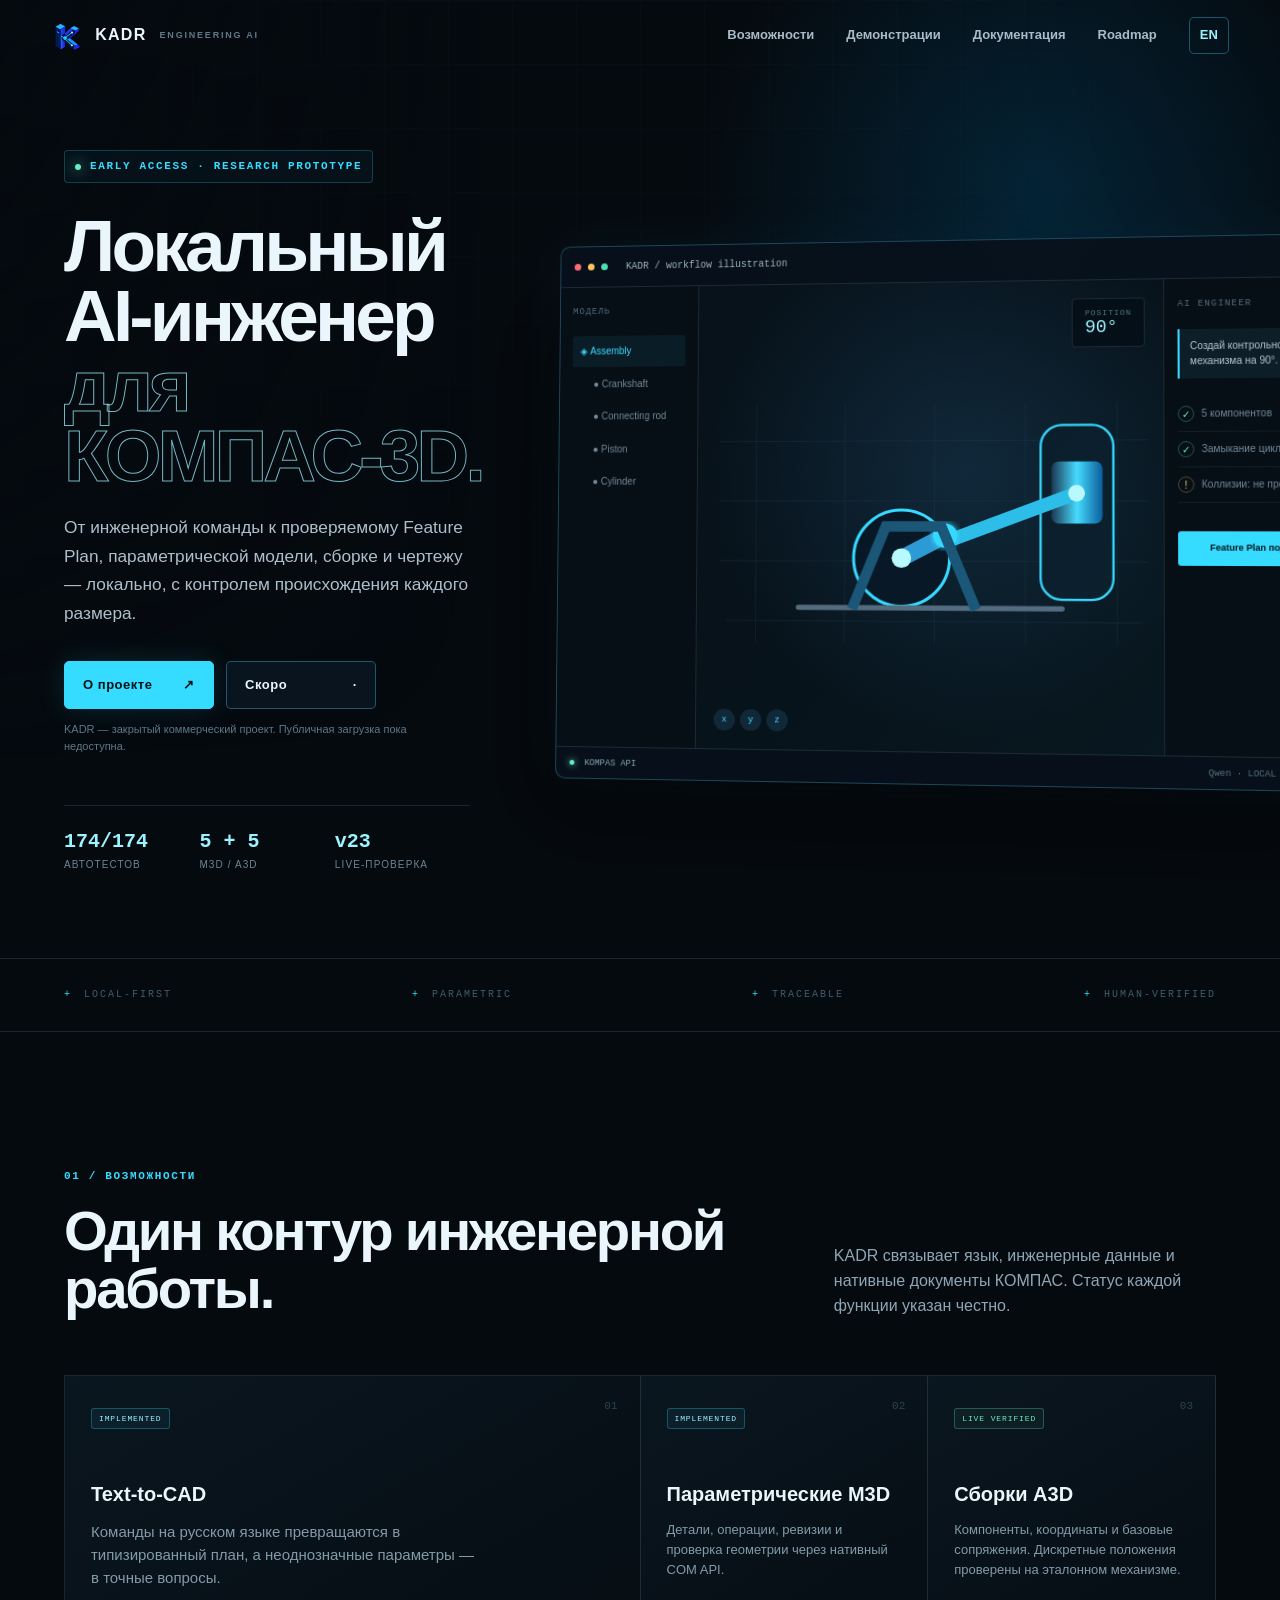
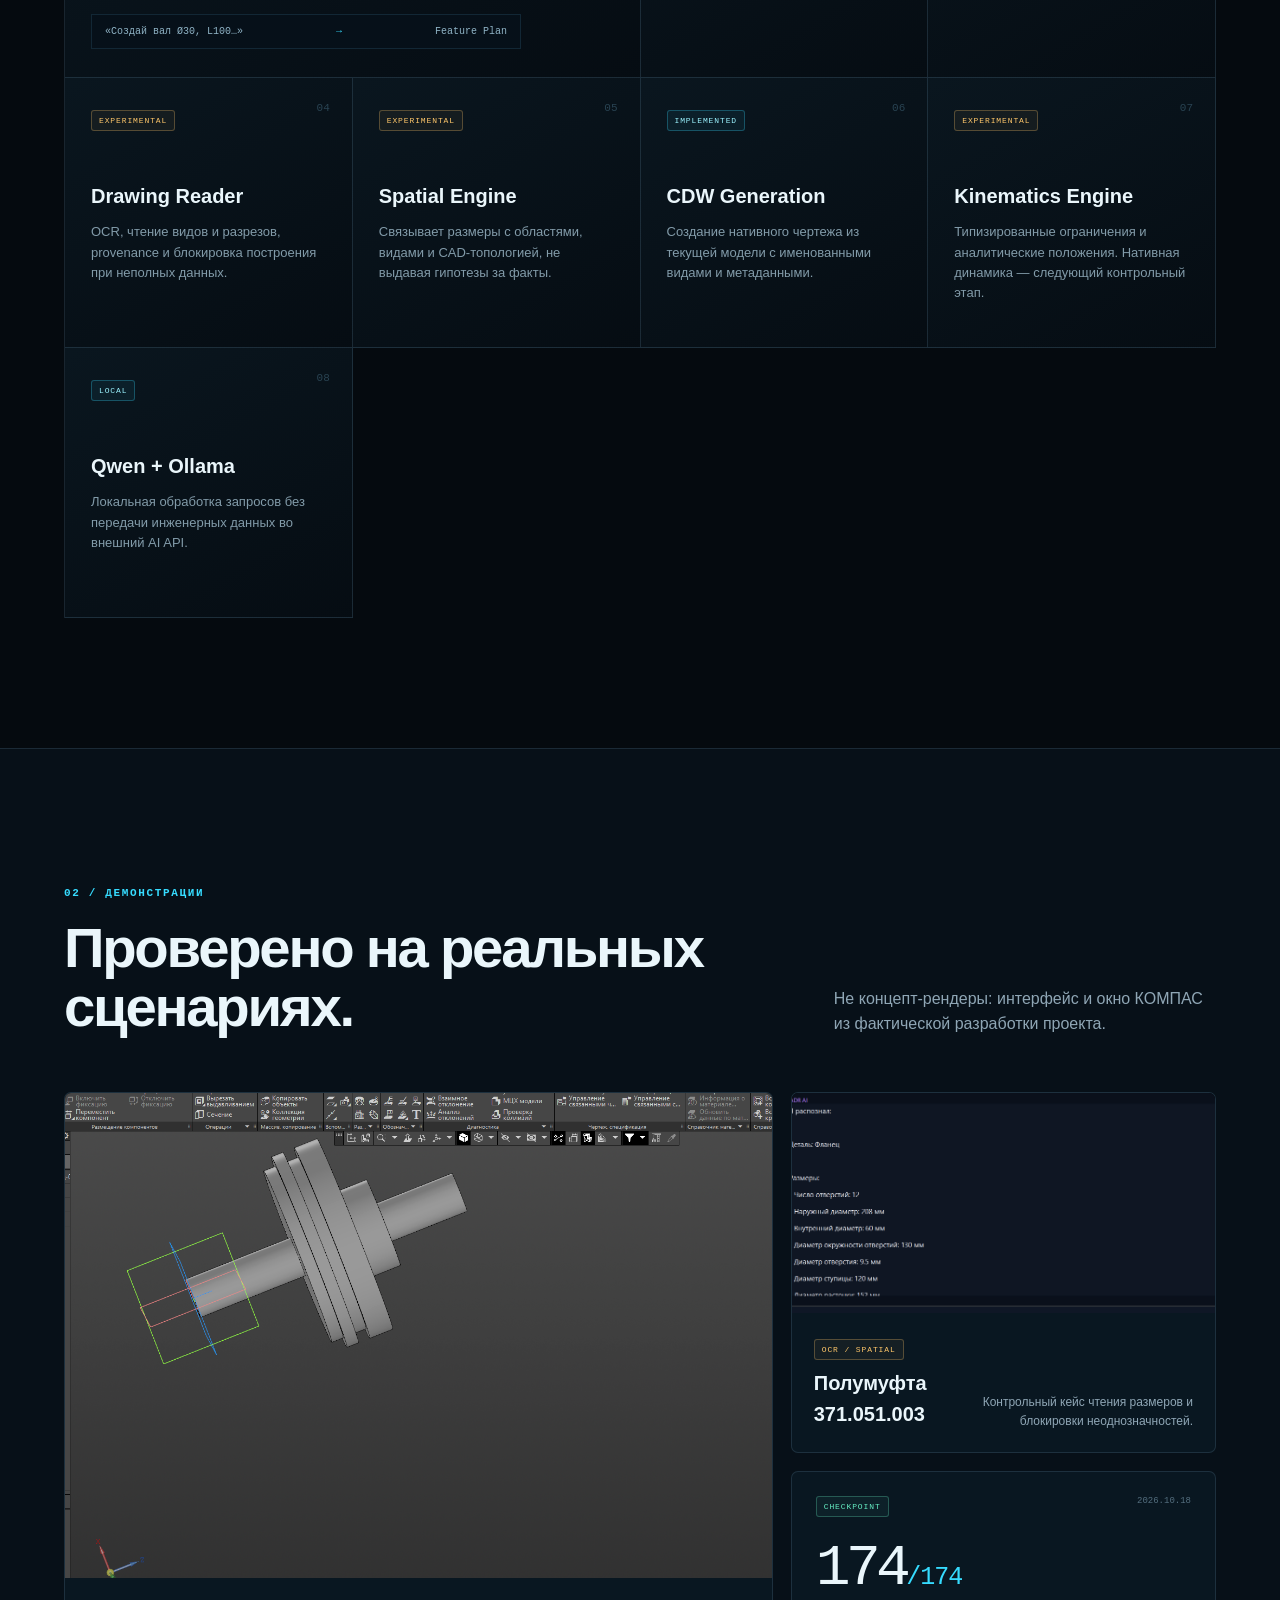
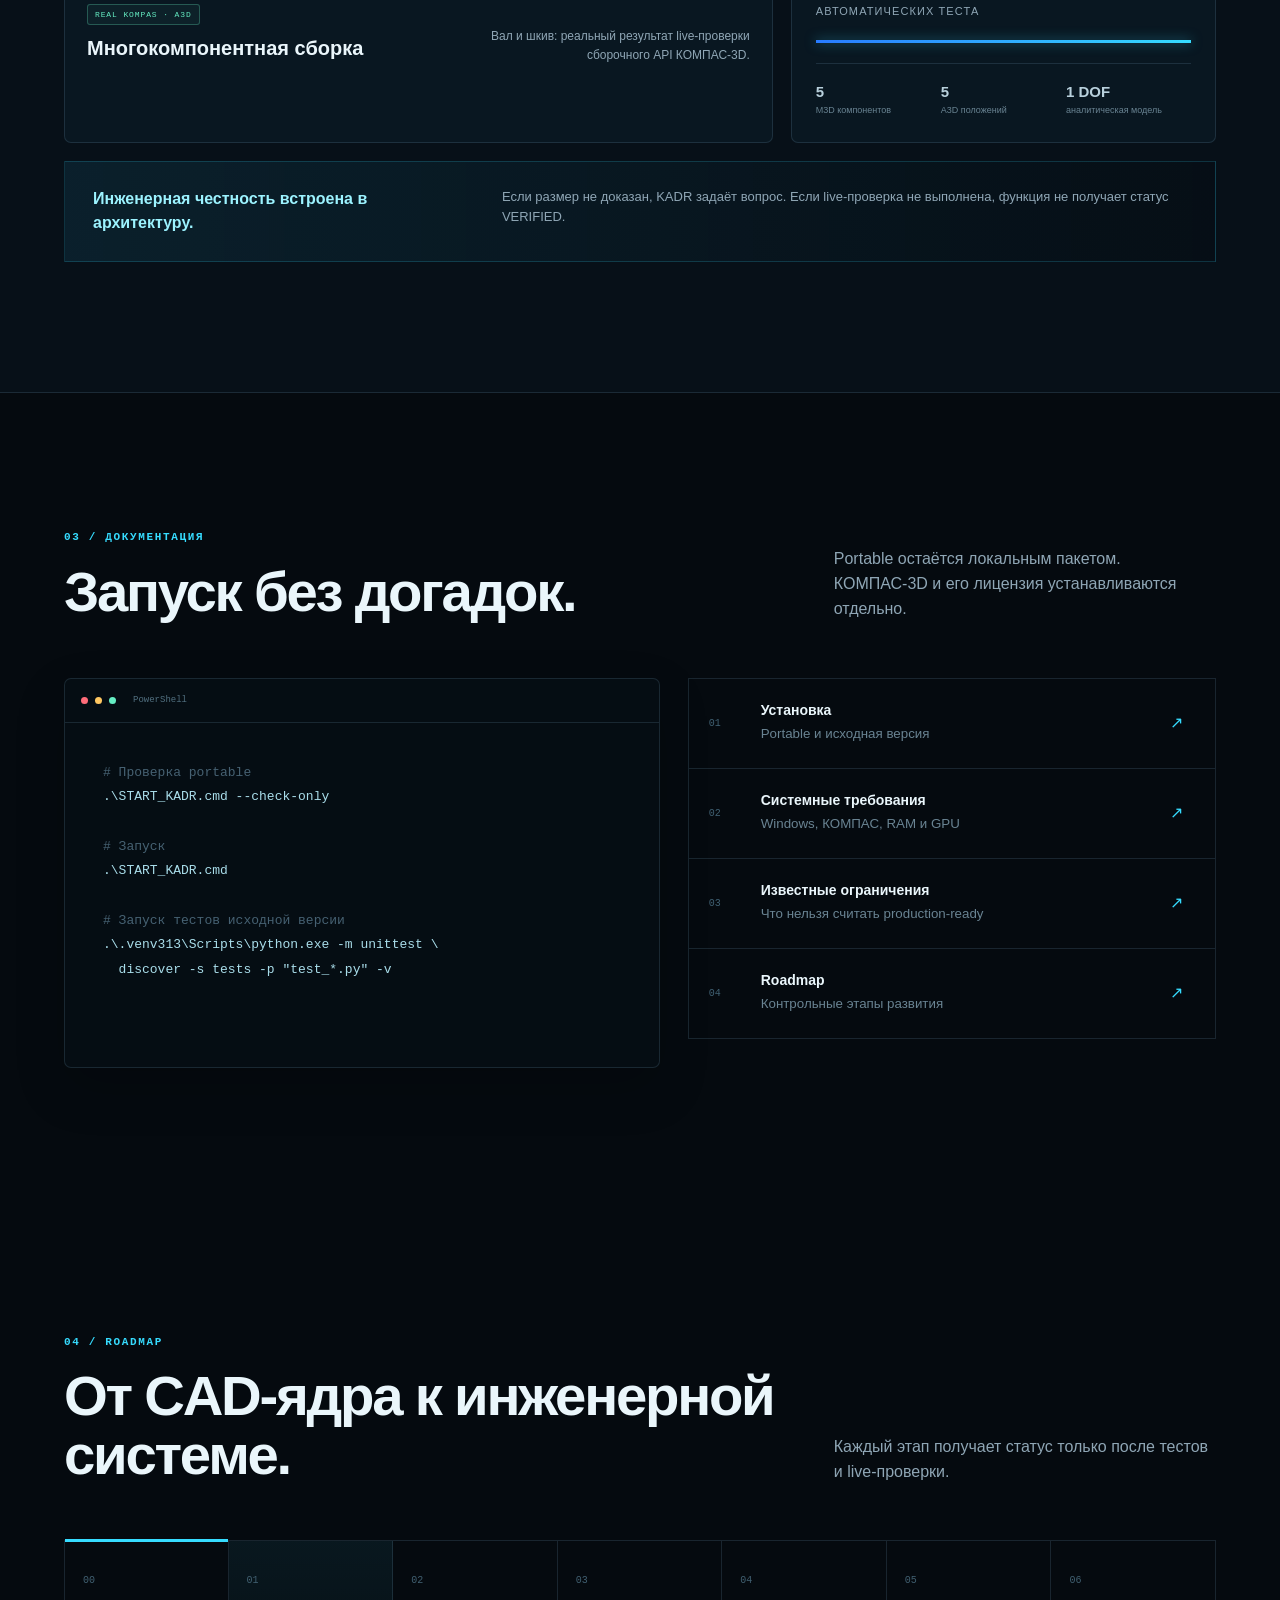
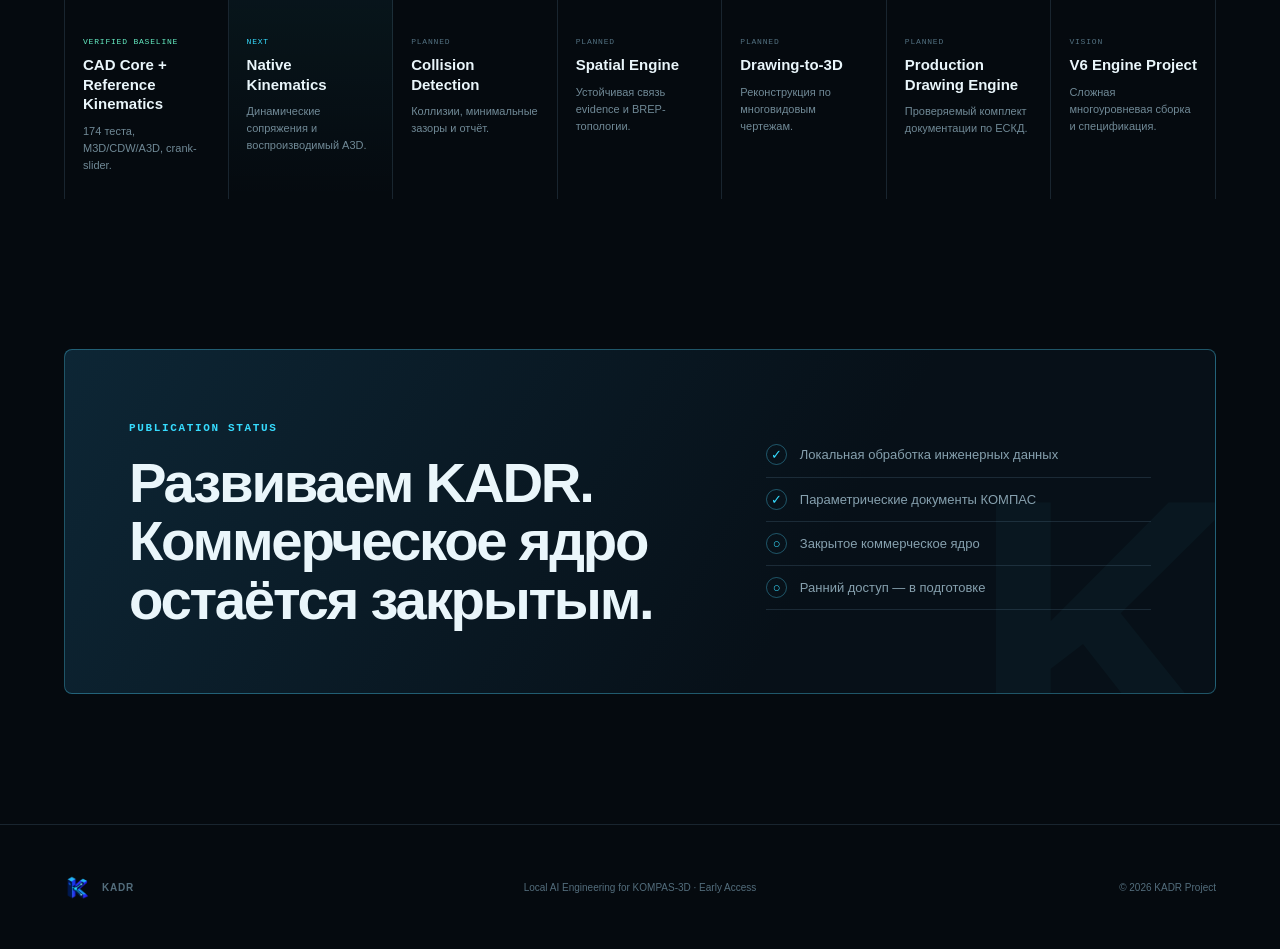
<file: website/index.html>
<!doctype html>
<html lang="ru">
<head>
  <meta charset="utf-8">
  <meta name="viewport" content="width=device-width, initial-scale=1">
  <meta name="description" content="KADR — локальный AI-инженер для параметрического моделирования, сборок и чертежей в КОМПАС-3D.">
  <meta name="theme-color" content="#071019">
  <title>KADR — Local AI Engineering for KOMPAS-3D</title>
  <link rel="icon" href="assets/kadr-icon-64.png">
  <link rel="stylesheet" href="styles.css">
</head>
<body>
  <a class="skip-link" href="#main">К содержанию</a>
  <header class="site-header" data-header>
    <a class="brand" href="#top" aria-label="KADR — главная">
      <img src="assets/kadr-icon-64.png" alt="" width="34" height="34">
      <span>KADR</span><small>ENGINEERING AI</small>
    </a>
    <button class="menu-button" type="button" aria-label="Открыть меню" aria-expanded="false" data-menu-button><span></span><span></span></button>
    <nav class="nav" aria-label="Основная навигация" data-nav>
      <a href="#capabilities">Возможности</a>
      <a href="#demos">Демонстрации</a>
      <a href="#docs">Документация</a>
      <a href="#roadmap">Roadmap</a>
      <a class="lang" href="en/index.html" lang="en">EN</a>
    </nav>
  </header>

  <main id="main">
    <section class="hero" id="top">
      <div class="hero-grid" aria-hidden="true"></div>
      <div class="hero-copy reveal">
        <div class="eyebrow"><span class="live-dot"></span> Early Access · Research Prototype</div>
        <h1>Локальный AI-инженер<br><span>для КОМПАС-3D.</span></h1>
        <p class="lead">От инженерной команды к проверяемому Feature Plan, параметрической модели, сборке и чертежу — локально, с контролем происхождения каждого размера.</p>
        <div class="hero-actions">
          <a class="button primary" href="#publication">О проекте <span>↗</span></a>
          <a class="button secondary" href="#publication">Скоро <span>·</span></a>
        </div>
        <p class="button-note">KADR — закрытый коммерческий проект. Публичная загрузка пока недоступна.</p>
        <div class="hero-metrics" aria-label="Проверенные показатели">
          <div><strong>174/174</strong><span>автотестов</span></div>
          <div><strong>5 + 5</strong><span>M3D / A3D</span></div>
          <div><strong>v23</strong><span>live-проверка</span></div>
        </div>
      </div>

      <div class="hero-visual reveal" aria-label="Визуализация рабочего процесса KADR">
        <div class="app-shell">
          <div class="app-topbar"><span></span><span></span><span></span><b>KADR / workflow illustration</b><em>LOCAL</em></div>
          <div class="app-body">
            <aside class="model-tree">
              <small>МОДЕЛЬ</small>
              <div class="tree-item active">◈ Assembly</div>
              <div class="tree-item indent">● Crankshaft</div>
              <div class="tree-item indent">● Connecting rod</div>
              <div class="tree-item indent">● Piston</div>
              <div class="tree-item indent">● Cylinder</div>
            </aside>
            <div class="viewport">
              <svg viewBox="0 0 620 420" role="img" aria-label="Схема кривошипно-шатунного механизма">
                <defs>
                  <linearGradient id="metal" x1="0" x2="1"><stop stop-color="#1b3550"/><stop offset=".5" stop-color="#46dbff"/><stop offset="1" stop-color="#0a5b99"/></linearGradient>
                  <filter id="glow"><feGaussianBlur stdDeviation="5" result="b"/><feMerge><feMergeNode in="b"/><feMergeNode in="SourceGraphic"/></feMerge></filter>
                </defs>
                <g class="cad-grid"><path d="M40 350H590M80 60V380M200 60V380M320 60V380M440 60V380M560 60V380"/><path d="M30 110H600M30 190H600M30 270H600"/></g>
                <rect x="460" y="90" width="95" height="230" rx="28" fill="#0b1d2b" stroke="#36d9ff" stroke-width="3"/>
                <rect x="474" y="138" width="67" height="82" rx="10" fill="url(#metal)"/>
                <line class="rod" x1="507" y1="180" x2="276" y2="266"/>
                <circle cx="276" cy="266" r="64" fill="#081725" stroke="#36d9ff" stroke-width="4"/>
                <line class="crank" x1="276" y1="266" x2="334" y2="236"/>
                <circle cx="276" cy="266" r="13" fill="#b9f8ff"/>
                <circle cx="334" cy="236" r="16" fill="#36d9ff" filter="url(#glow)"/>
                <circle cx="507" cy="180" r="11" fill="#b9f8ff"/>
                <path d="M138 332h350" stroke="#546b7e" stroke-width="7" stroke-linecap="round"/>
                <path d="M210 334l45-110h74l46 110" fill="none" stroke="#1b5677" stroke-width="14"/>
              </svg>
              <div class="axis"><i>x</i><i>y</i><i>z</i></div>
              <div class="viewport-label"><span>POSITION</span><strong>90°</strong></div>
            </div>
            <aside class="ai-panel">
              <small>AI ENGINEER</small>
              <div class="ai-bubble">Создай контрольное положение механизма на 90°.</div>
              <div class="plan-line ok"><i>✓</i> 5 компонентов</div>
              <div class="plan-line ok"><i>✓</i> Замыкание цикла</div>
              <div class="plan-line warn"><i>!</i> Коллизии: не проверены</div>
              <button type="button" tabindex="-1">Feature Plan подтверждён</button>
            </aside>
          </div>
          <div class="app-status"><span><i></i> KOMPAS API</span><span>Qwen · LOCAL</span><span>Revision 05</span></div>
        </div>
      </div>
    </section>

    <section class="signal-strip" aria-label="Принципы KADR">
      <span>LOCAL-FIRST</span><span>PARAMETRIC</span><span>TRACEABLE</span><span>HUMAN-VERIFIED</span>
    </section>

    <section class="section" id="capabilities">
      <div class="section-heading reveal">
        <div><span class="kicker">01 / Возможности</span><h2>Один контур инженерной работы.</h2></div>
        <p>KADR связывает язык, инженерные данные и нативные документы КОМПАС. Статус каждой функции указан честно.</p>
      </div>
      <div class="capability-grid">
        <article class="capability feature reveal"><span class="status implemented">IMPLEMENTED</span><b>01</b><h3>Text-to-CAD</h3><p>Команды на русском языке превращаются в типизированный план, а неоднозначные параметры — в точные вопросы.</p><div class="mini-command">«Создай вал Ø30, L100…»<i>→</i>Feature Plan</div></article>
        <article class="capability reveal"><span class="status implemented">IMPLEMENTED</span><b>02</b><h3>Параметрические M3D</h3><p>Детали, операции, ревизии и проверка геометрии через нативный COM API.</p></article>
        <article class="capability reveal"><span class="status verified">LIVE VERIFIED</span><b>03</b><h3>Сборки A3D</h3><p>Компоненты, координаты и базовые сопряжения. Дискретные положения проверены на эталонном механизме.</p></article>
        <article class="capability reveal"><span class="status experimental">EXPERIMENTAL</span><b>04</b><h3>Drawing Reader</h3><p>OCR, чтение видов и разрезов, provenance и блокировка построения при неполных данных.</p></article>
        <article class="capability reveal"><span class="status experimental">EXPERIMENTAL</span><b>05</b><h3>Spatial Engine</h3><p>Связывает размеры с областями, видами и CAD-топологией, не выдавая гипотезы за факты.</p></article>
        <article class="capability reveal"><span class="status implemented">IMPLEMENTED</span><b>06</b><h3>CDW Generation</h3><p>Создание нативного чертежа из текущей модели с именованными видами и метаданными.</p></article>
        <article class="capability reveal"><span class="status experimental">EXPERIMENTAL</span><b>07</b><h3>Kinematics Engine</h3><p>Типизированные ограничения и аналитические положения. Нативная динамика — следующий контрольный этап.</p></article>
        <article class="capability reveal"><span class="status implemented">LOCAL</span><b>08</b><h3>Qwen + Ollama</h3><p>Локальная обработка запросов без передачи инженерных данных во внешний AI API.</p></article>
      </div>
    </section>

    <section class="section demos" id="demos">
      <div class="section-heading reveal"><div><span class="kicker">02 / Демонстрации</span><h2>Проверено на реальных сценариях.</h2></div><p>Не концепт-рендеры: интерфейс и окно КОМПАС из фактической разработки проекта.</p></div>
      <div class="demo-grid">
        <figure class="demo-card wide reveal">
          <div class="image-frame"><img class="focus-assembly" src="assets/kompas-assembly-real.png" alt="Реальная многокомпонентная сборка вала и шкива в КОМПАС-3D" loading="lazy"></div>
          <figcaption><div><span class="status verified">REAL KOMPAS · A3D</span><h3>Многокомпонентная сборка</h3></div><p>Вал и шкив: реальный результат live-проверки сборочного API КОМПАС-3D.</p></figcaption>
        </figure>
        <figure class="demo-card reveal">
          <div class="image-frame contain"><img src="assets/kadr-ocr-real.png" alt="Реальный результат распознавания полумуфты в интерфейсе KADR" loading="lazy"></div>
          <figcaption><div><span class="status experimental">OCR / SPATIAL</span><h3>Полумуфта 371.051.003</h3></div><p>Контрольный кейс чтения размеров и блокировки неоднозначностей.</p></figcaption>
        </figure>
        <article class="demo-card data-card reveal">
          <div class="data-top"><span class="status verified">CHECKPOINT</span><span>2026.10.18</span></div>
          <strong class="big-number">174<span>/174</span></strong><p>автоматических теста</p>
          <div class="bar"><i></i></div>
          <ul><li><b>5</b> M3D компонентов</li><li><b>5</b> A3D положений</li><li><b>1 DOF</b> аналитическая модель</li></ul>
        </article>
      </div>
      <div class="truth-banner reveal"><strong>Инженерная честность встроена в архитектуру.</strong><span>Если размер не доказан, KADR задаёт вопрос. Если live-проверка не выполнена, функция не получает статус VERIFIED.</span></div>
    </section>

    <section class="section" id="docs">
      <div class="section-heading reveal"><div><span class="kicker">03 / Документация</span><h2>Запуск без догадок.</h2></div><p>Portable остаётся локальным пакетом. КОМПАС-3D и его лицензия устанавливаются отдельно.</p></div>
      <div class="docs-layout">
        <div class="terminal reveal"><div class="terminal-bar"><i></i><i></i><i></i><span>PowerShell</span></div><pre><code><span class="muted"># Проверка portable</span>
.\START_KADR.cmd --check-only

<span class="muted"># Запуск</span>
.\START_KADR.cmd

<span class="muted"># Запуск тестов исходной версии</span>
.\.venv313\Scripts\python.exe -m unittest \
  discover -s tests -p "test_*.py" -v</code></pre></div>
        <div class="doc-links reveal">
          <a href="docs.html#install"><span>01</span><div><strong>Установка</strong><small>Portable и исходная версия</small></div><b>↗</b></a>
          <a href="docs.html#requirements"><span>02</span><div><strong>Системные требования</strong><small>Windows, КОМПАС, RAM и GPU</small></div><b>↗</b></a>
          <a href="docs.html#limitations"><span>03</span><div><strong>Известные ограничения</strong><small>Что нельзя считать production-ready</small></div><b>↗</b></a>
          <a href="#roadmap"><span>04</span><div><strong>Roadmap</strong><small>Контрольные этапы развития</small></div><b>↗</b></a>
        </div>
      </div>
    </section>

    <section class="section roadmap-section" id="roadmap">
      <div class="section-heading reveal"><div><span class="kicker">04 / Roadmap</span><h2>От CAD-ядра к инженерной системе.</h2></div><p>Каждый этап получает статус только после тестов и live-проверки.</p></div>
      <ol class="roadmap">
        <li class="done reveal"><span>00</span><div><small>VERIFIED BASELINE</small><h3>CAD Core + Reference Kinematics</h3><p>174 теста, M3D/CDW/A3D, crank-slider.</p></div></li>
        <li class="next reveal"><span>01</span><div><small>NEXT</small><h3>Native Kinematics</h3><p>Динамические сопряжения и воспроизводимый A3D.</p></div></li>
        <li class="reveal"><span>02</span><div><small>PLANNED</small><h3>Collision Detection</h3><p>Коллизии, минимальные зазоры и отчёт.</p></div></li>
        <li class="reveal"><span>03</span><div><small>PLANNED</small><h3>Spatial Engine</h3><p>Устойчивая связь evidence и BREP-топологии.</p></div></li>
        <li class="reveal"><span>04</span><div><small>PLANNED</small><h3>Drawing-to-3D</h3><p>Реконструкция по многовидовым чертежам.</p></div></li>
        <li class="reveal"><span>05</span><div><small>PLANNED</small><h3>Production Drawing Engine</h3><p>Проверяемый комплект документации по ЕСКД.</p></div></li>
        <li class="reveal"><span>06</span><div><small>VISION</small><h3>V6 Engine Project</h3><p>Сложная многоуровневая сборка и спецификация.</p></div></li>
      </ol>
    </section>

    <section class="section publication" id="publication">
      <div class="publication-card reveal">
        <div><span class="kicker">PUBLICATION STATUS</span><h2>Развиваем KADR.<br>Коммерческое ядро остаётся закрытым.</h2></div>
        <div class="publication-checks"><p><i>✓</i> Локальная обработка инженерных данных</p><p><i>✓</i> Параметрические документы КОМПАС</p><p><i>○</i> Закрытое коммерческое ядро</p><p><i>○</i> Ранний доступ — в подготовке</p></div>
      </div>
    </section>
  </main>

  <footer><a class="brand" href="#top"><img src="assets/kadr-icon-64.png" alt="" width="28" height="28"><span>KADR</span></a><p>Local AI Engineering for KOMPAS-3D · Early Access</p><p>© <span data-year>2026</span> KADR Project</p></footer>
  <script src="app.js" defer></script>
</body>
</html>
</file>
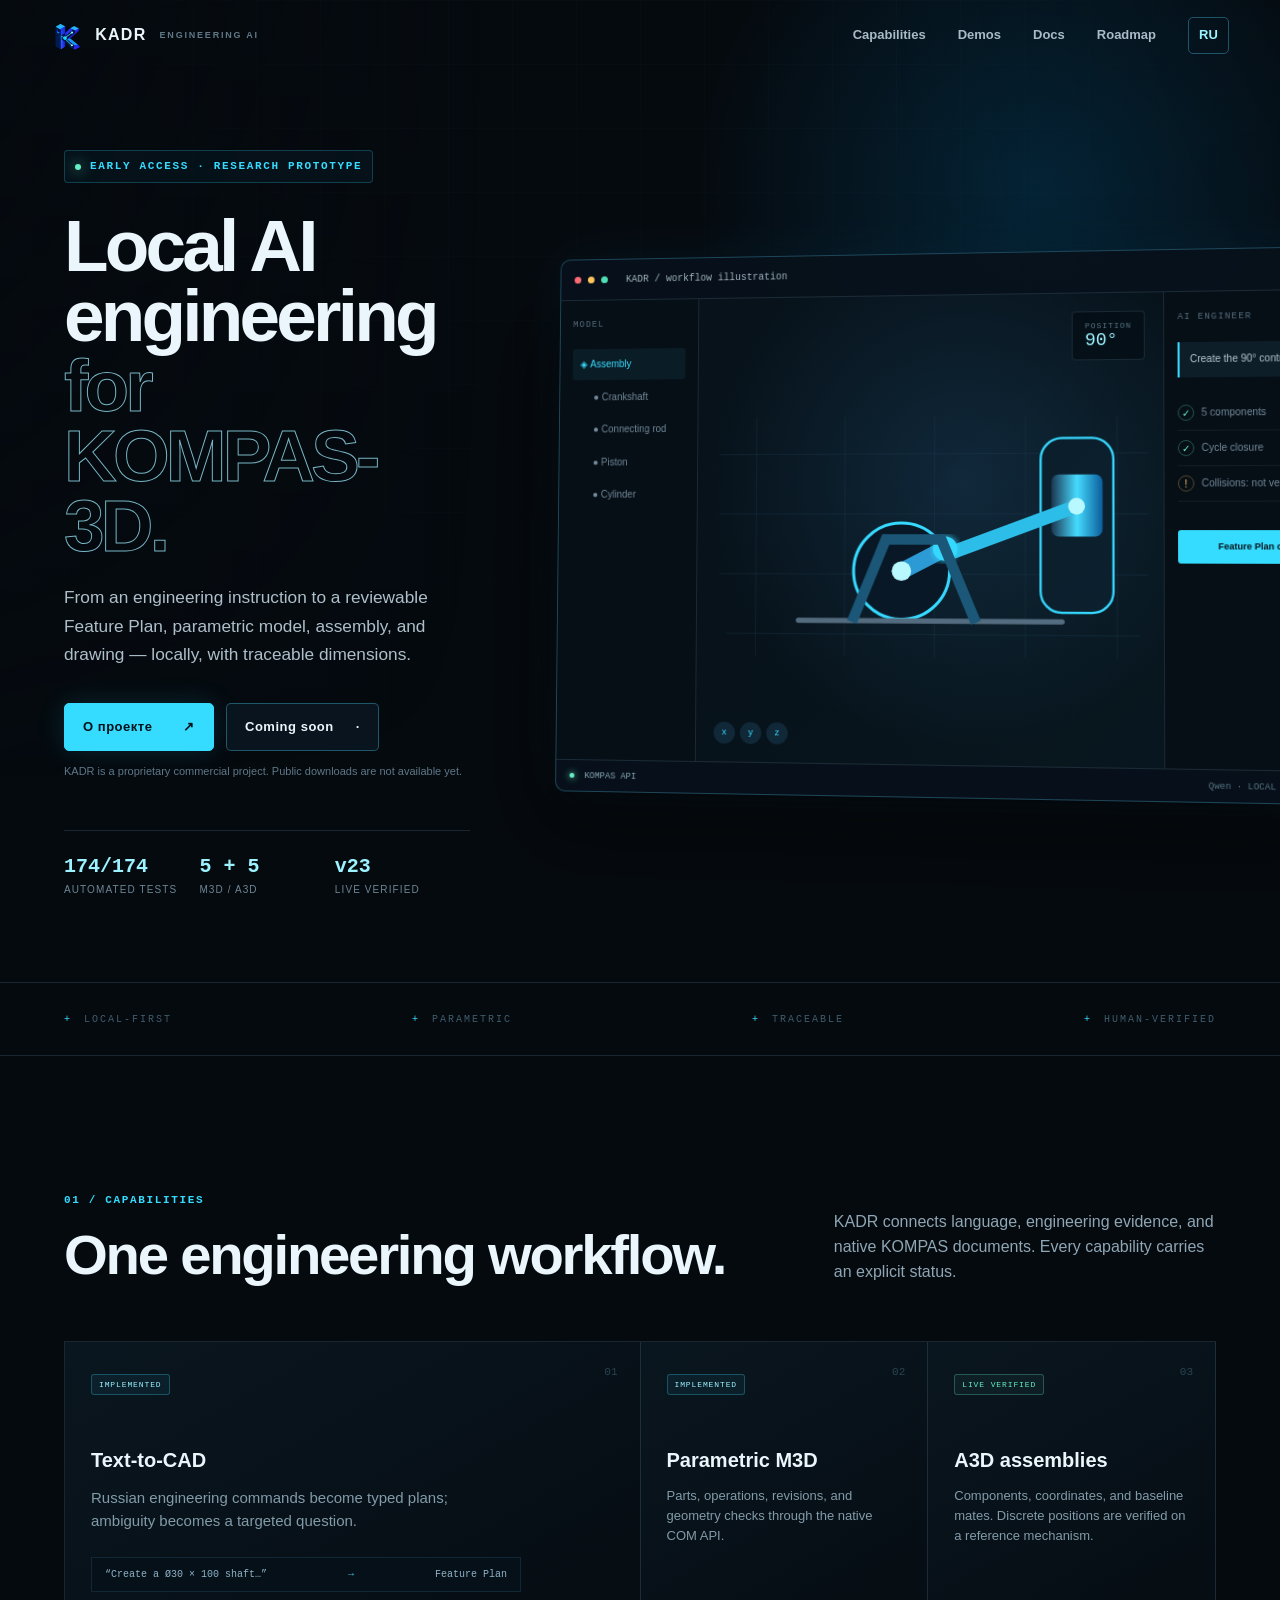
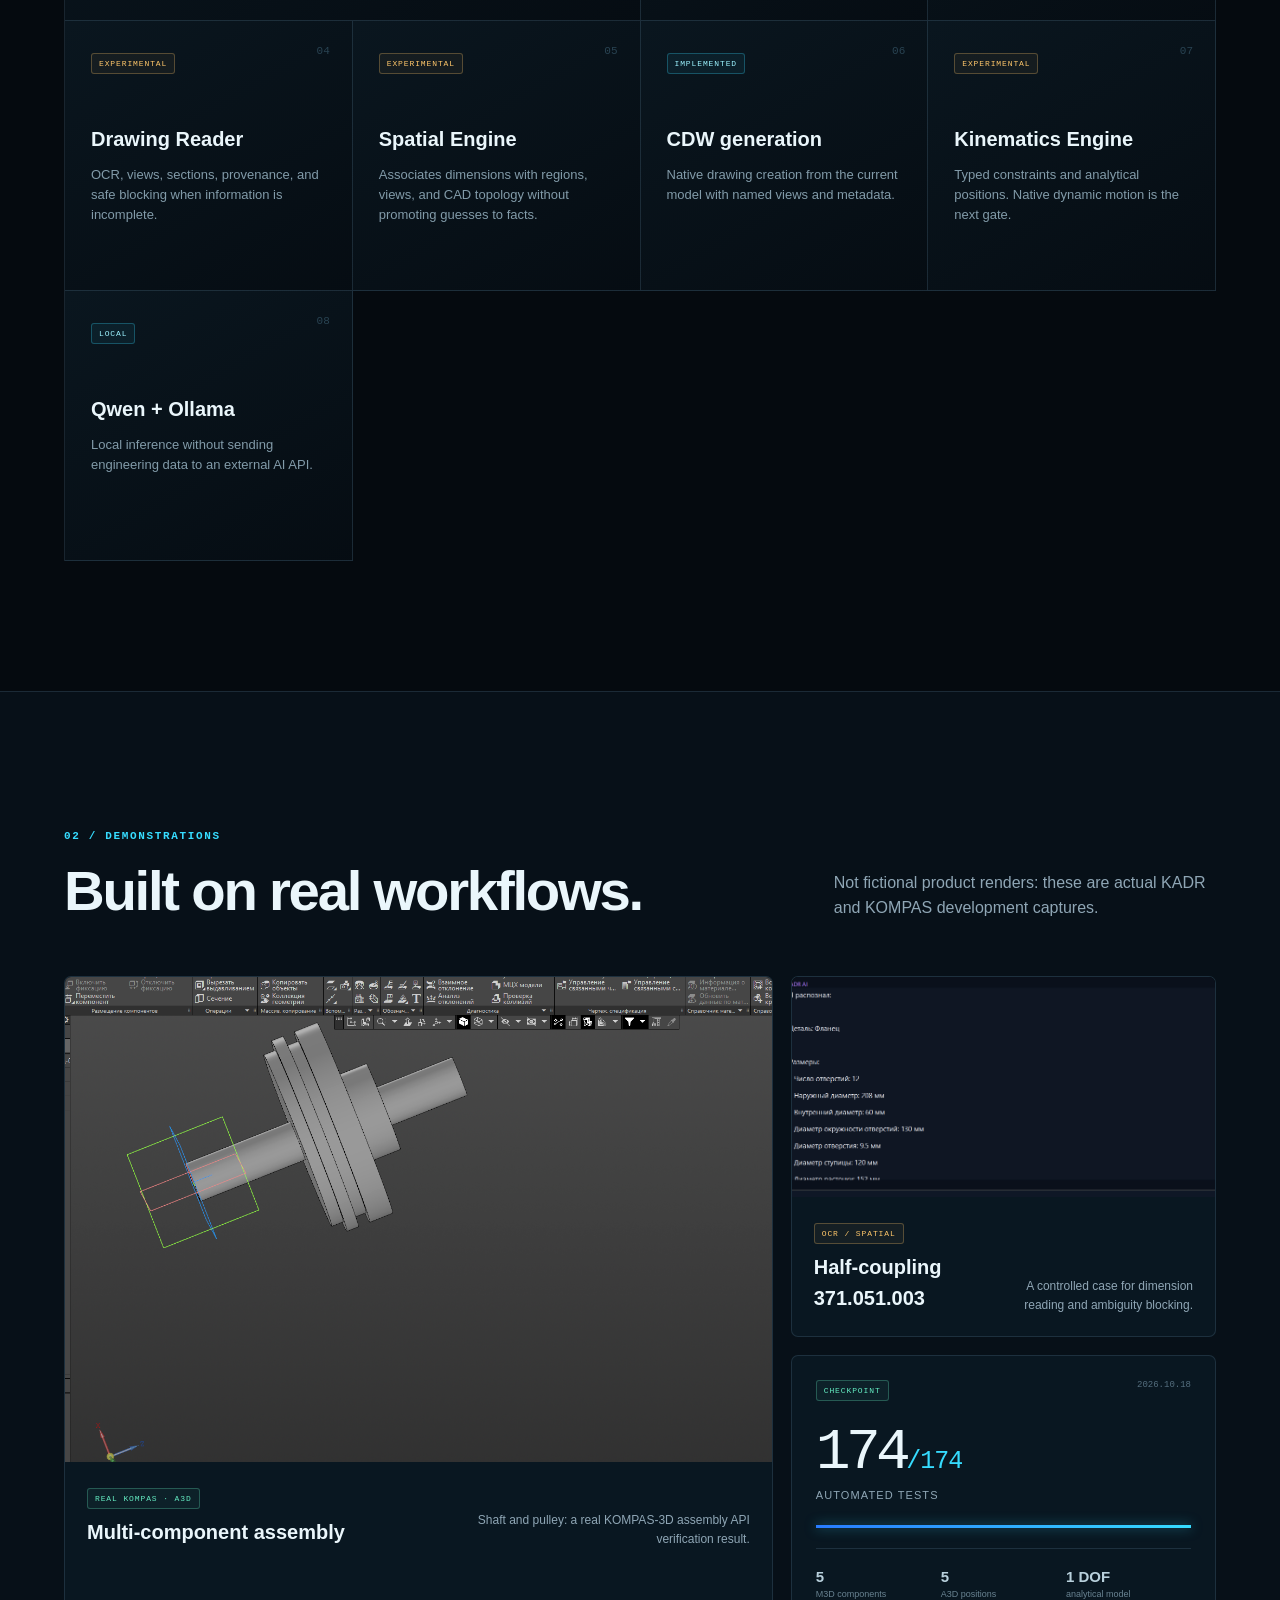
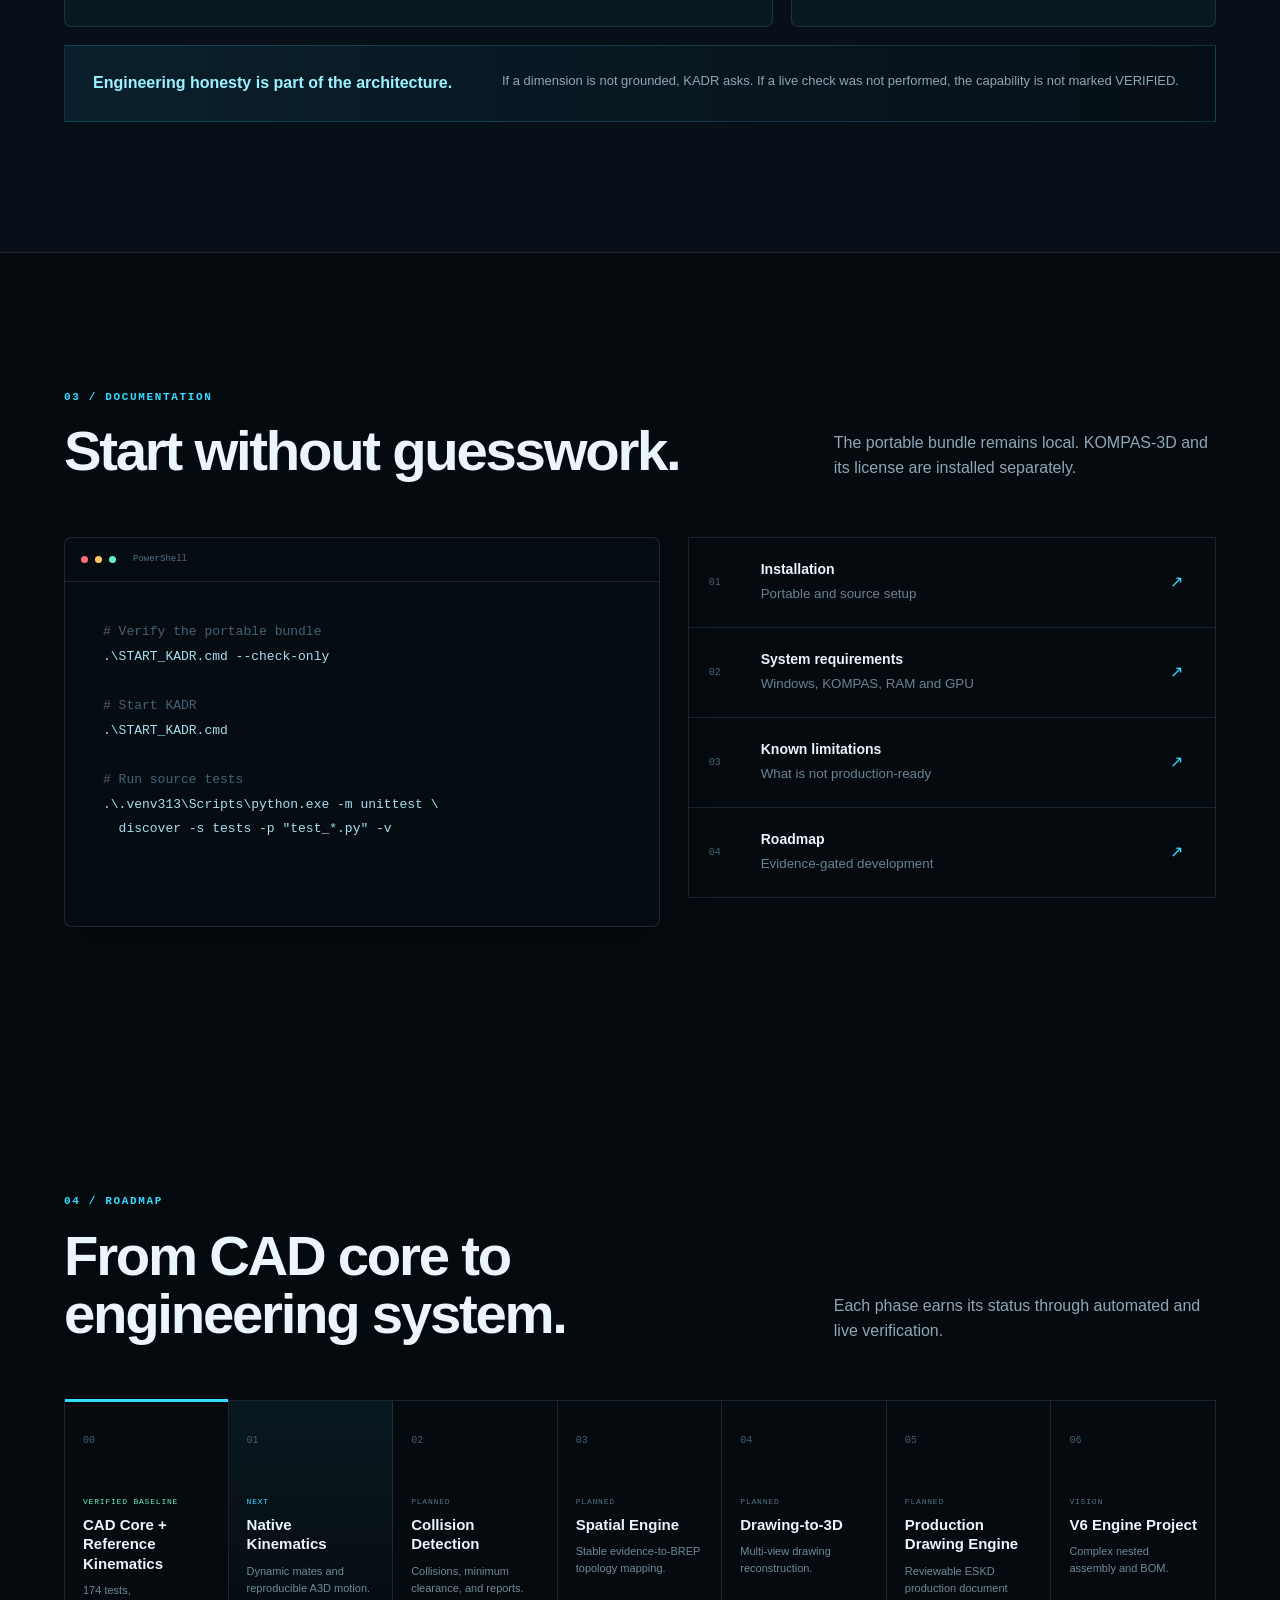
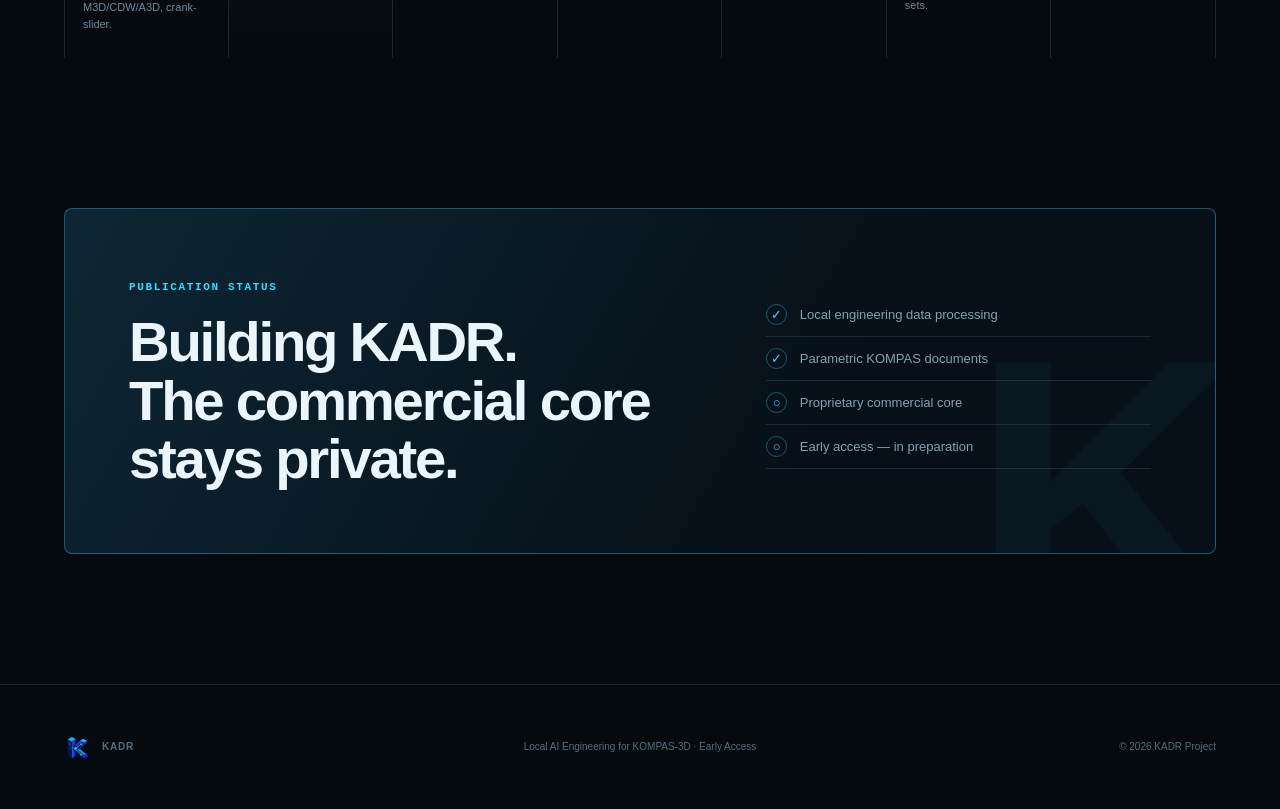
<file: website/en/index.html>
<!doctype html>
<html lang="en">
<head>
  <meta charset="utf-8">
  <meta name="viewport" content="width=device-width, initial-scale=1">
  <meta name="description" content="KADR — local AI engineering for parametric modeling, assemblies and drawings in KOMPAS-3D.">
  <meta name="theme-color" content="#071019">
  <title>KADR — Local AI Engineering for KOMPAS-3D</title>
  <link rel="icon" href="../assets/kadr-icon-64.png">
  <link rel="stylesheet" href="../styles.css">
</head>
<body>
  <a class="skip-link" href="#main">Skip to content</a>
  <header class="site-header" data-header>
    <a class="brand" href="#top" aria-label="KADR home"><img src="../assets/kadr-icon-64.png" alt="" width="34" height="34"><span>KADR</span><small>ENGINEERING AI</small></a>
    <button class="menu-button" type="button" aria-label="Open menu" aria-expanded="false" data-menu-button><span></span><span></span></button>
    <nav class="nav" aria-label="Primary navigation" data-nav><a href="#capabilities">Capabilities</a><a href="#demos">Demos</a><a href="#docs">Docs</a><a href="#roadmap">Roadmap</a><a class="lang" href="../index.html" lang="ru">RU</a></nav>
  </header>

  <main id="main">
    <section class="hero" id="top">
      <div class="hero-grid" aria-hidden="true"></div>
      <div class="hero-copy reveal">
        <div class="eyebrow"><span class="live-dot"></span> Early Access · Research Prototype</div>
        <h1>Local AI engineering<br><span>for KOMPAS-3D.</span></h1>
        <p class="lead">From an engineering instruction to a reviewable Feature Plan, parametric model, assembly, and drawing — locally, with traceable dimensions.</p>
        <div class="hero-actions"><a class="button primary" href="#publication">О проекте <span>↗</span></a><a class="button secondary" href="#publication">Coming soon <span>·</span></a></div>
        <p class="button-note">KADR is a proprietary commercial project. Public downloads are not available yet.</p>
        <div class="hero-metrics" aria-label="Verified metrics"><div><strong>174/174</strong><span>automated tests</span></div><div><strong>5 + 5</strong><span>M3D / A3D</span></div><div><strong>v23</strong><span>live verified</span></div></div>
      </div>
      <div class="hero-visual reveal" aria-label="KADR workflow visualization">
        <div class="app-shell">
          <div class="app-topbar"><span></span><span></span><span></span><b>KADR / workflow illustration</b><em>LOCAL</em></div>
          <div class="app-body">
            <aside class="model-tree"><small>MODEL</small><div class="tree-item active">◈ Assembly</div><div class="tree-item indent">● Crankshaft</div><div class="tree-item indent">● Connecting rod</div><div class="tree-item indent">● Piston</div><div class="tree-item indent">● Cylinder</div></aside>
            <div class="viewport">
              <svg viewBox="0 0 620 420" role="img" aria-label="Crank-slider mechanism diagram"><defs><linearGradient id="metal-en" x1="0" x2="1"><stop stop-color="#1b3550"/><stop offset=".5" stop-color="#46dbff"/><stop offset="1" stop-color="#0a5b99"/></linearGradient><filter id="glow-en"><feGaussianBlur stdDeviation="5" result="b"/><feMerge><feMergeNode in="b"/><feMergeNode in="SourceGraphic"/></feMerge></filter></defs><g class="cad-grid"><path d="M40 350H590M80 60V380M200 60V380M320 60V380M440 60V380M560 60V380"/><path d="M30 110H600M30 190H600M30 270H600"/></g><rect x="460" y="90" width="95" height="230" rx="28" fill="#0b1d2b" stroke="#36d9ff" stroke-width="3"/><rect x="474" y="138" width="67" height="82" rx="10" fill="url(#metal-en)"/><line class="rod" x1="507" y1="180" x2="276" y2="266"/><circle cx="276" cy="266" r="64" fill="#081725" stroke="#36d9ff" stroke-width="4"/><line class="crank" x1="276" y1="266" x2="334" y2="236"/><circle cx="276" cy="266" r="13" fill="#b9f8ff"/><circle cx="334" cy="236" r="16" fill="#36d9ff" filter="url(#glow-en)"/><circle cx="507" cy="180" r="11" fill="#b9f8ff"/><path d="M138 332h350" stroke="#546b7e" stroke-width="7" stroke-linecap="round"/><path d="M210 334l45-110h74l46 110" fill="none" stroke="#1b5677" stroke-width="14"/></svg>
              <div class="axis"><i>x</i><i>y</i><i>z</i></div><div class="viewport-label"><span>POSITION</span><strong>90°</strong></div>
            </div>
            <aside class="ai-panel"><small>AI ENGINEER</small><div class="ai-bubble">Create the 90° control position.</div><div class="plan-line ok"><i>✓</i> 5 components</div><div class="plan-line ok"><i>✓</i> Cycle closure</div><div class="plan-line warn"><i>!</i> Collisions: not verified</div><button type="button" tabindex="-1">Feature Plan confirmed</button></aside>
          </div>
          <div class="app-status"><span><i></i> KOMPAS API</span><span>Qwen · LOCAL</span><span>Revision 05</span></div>
        </div>
      </div>
    </section>

    <section class="signal-strip" aria-label="KADR principles"><span>LOCAL-FIRST</span><span>PARAMETRIC</span><span>TRACEABLE</span><span>HUMAN-VERIFIED</span></section>

    <section class="section" id="capabilities">
      <div class="section-heading reveal"><div><span class="kicker">01 / Capabilities</span><h2>One engineering workflow.</h2></div><p>KADR connects language, engineering evidence, and native KOMPAS documents. Every capability carries an explicit status.</p></div>
      <div class="capability-grid">
        <article class="capability feature reveal"><span class="status implemented">IMPLEMENTED</span><b>01</b><h3>Text-to-CAD</h3><p>Russian engineering commands become typed plans; ambiguity becomes a targeted question.</p><div class="mini-command">“Create a Ø30 × 100 shaft…”<i>→</i>Feature Plan</div></article>
        <article class="capability reveal"><span class="status implemented">IMPLEMENTED</span><b>02</b><h3>Parametric M3D</h3><p>Parts, operations, revisions, and geometry checks through the native COM API.</p></article>
        <article class="capability reveal"><span class="status verified">LIVE VERIFIED</span><b>03</b><h3>A3D assemblies</h3><p>Components, coordinates, and baseline mates. Discrete positions are verified on a reference mechanism.</p></article>
        <article class="capability reveal"><span class="status experimental">EXPERIMENTAL</span><b>04</b><h3>Drawing Reader</h3><p>OCR, views, sections, provenance, and safe blocking when information is incomplete.</p></article>
        <article class="capability reveal"><span class="status experimental">EXPERIMENTAL</span><b>05</b><h3>Spatial Engine</h3><p>Associates dimensions with regions, views, and CAD topology without promoting guesses to facts.</p></article>
        <article class="capability reveal"><span class="status implemented">IMPLEMENTED</span><b>06</b><h3>CDW generation</h3><p>Native drawing creation from the current model with named views and metadata.</p></article>
        <article class="capability reveal"><span class="status experimental">EXPERIMENTAL</span><b>07</b><h3>Kinematics Engine</h3><p>Typed constraints and analytical positions. Native dynamic motion is the next gate.</p></article>
        <article class="capability reveal"><span class="status implemented">LOCAL</span><b>08</b><h3>Qwen + Ollama</h3><p>Local inference without sending engineering data to an external AI API.</p></article>
      </div>
    </section>

    <section class="section demos" id="demos">
      <div class="section-heading reveal"><div><span class="kicker">02 / Demonstrations</span><h2>Built on real workflows.</h2></div><p>Not fictional product renders: these are actual KADR and KOMPAS development captures.</p></div>
      <div class="demo-grid">
        <figure class="demo-card wide reveal"><div class="image-frame"><img class="focus-assembly" src="../assets/kompas-assembly-real.png" alt="A real multi-component shaft and pulley assembly in KOMPAS-3D" loading="lazy"></div><figcaption><div><span class="status verified">REAL KOMPAS · A3D</span><h3>Multi-component assembly</h3></div><p>Shaft and pulley: a real KOMPAS-3D assembly API verification result.</p></figcaption></figure>
        <figure class="demo-card reveal"><div class="image-frame contain"><img src="../assets/kadr-ocr-real.png" alt="Real half-coupling recognition output in KADR" loading="lazy"></div><figcaption><div><span class="status experimental">OCR / SPATIAL</span><h3>Half-coupling 371.051.003</h3></div><p>A controlled case for dimension reading and ambiguity blocking.</p></figcaption></figure>
        <article class="demo-card data-card reveal"><div class="data-top"><span class="status verified">CHECKPOINT</span><span>2026.10.18</span></div><strong class="big-number">174<span>/174</span></strong><p>automated tests</p><div class="bar"><i></i></div><ul><li><b>5</b> M3D components</li><li><b>5</b> A3D positions</li><li><b>1 DOF</b> analytical model</li></ul></article>
      </div>
      <div class="truth-banner reveal"><strong>Engineering honesty is part of the architecture.</strong><span>If a dimension is not grounded, KADR asks. If a live check was not performed, the capability is not marked VERIFIED.</span></div>
    </section>

    <section class="section" id="docs">
      <div class="section-heading reveal"><div><span class="kicker">03 / Documentation</span><h2>Start without guesswork.</h2></div><p>The portable bundle remains local. KOMPAS-3D and its license are installed separately.</p></div>
      <div class="docs-layout">
        <div class="terminal reveal"><div class="terminal-bar"><i></i><i></i><i></i><span>PowerShell</span></div><pre><code><span class="muted"># Verify the portable bundle</span>
.\START_KADR.cmd --check-only

<span class="muted"># Start KADR</span>
.\START_KADR.cmd

<span class="muted"># Run source tests</span>
.\.venv313\Scripts\python.exe -m unittest \
  discover -s tests -p "test_*.py" -v</code></pre></div>
        <div class="doc-links reveal"><a href="docs.html#install"><span>01</span><div><strong>Installation</strong><small>Portable and source setup</small></div><b>↗</b></a><a href="docs.html#requirements"><span>02</span><div><strong>System requirements</strong><small>Windows, KOMPAS, RAM and GPU</small></div><b>↗</b></a><a href="docs.html#limitations"><span>03</span><div><strong>Known limitations</strong><small>What is not production-ready</small></div><b>↗</b></a><a href="#roadmap"><span>04</span><div><strong>Roadmap</strong><small>Evidence-gated development</small></div><b>↗</b></a></div>
      </div>
    </section>

    <section class="section roadmap-section" id="roadmap">
      <div class="section-heading reveal"><div><span class="kicker">04 / Roadmap</span><h2>From CAD core to engineering system.</h2></div><p>Each phase earns its status through automated and live verification.</p></div>
      <ol class="roadmap"><li class="done reveal"><span>00</span><div><small>VERIFIED BASELINE</small><h3>CAD Core + Reference Kinematics</h3><p>174 tests, M3D/CDW/A3D, crank-slider.</p></div></li><li class="next reveal"><span>01</span><div><small>NEXT</small><h3>Native Kinematics</h3><p>Dynamic mates and reproducible A3D motion.</p></div></li><li class="reveal"><span>02</span><div><small>PLANNED</small><h3>Collision Detection</h3><p>Collisions, minimum clearance, and reports.</p></div></li><li class="reveal"><span>03</span><div><small>PLANNED</small><h3>Spatial Engine</h3><p>Stable evidence-to-BREP topology mapping.</p></div></li><li class="reveal"><span>04</span><div><small>PLANNED</small><h3>Drawing-to-3D</h3><p>Multi-view drawing reconstruction.</p></div></li><li class="reveal"><span>05</span><div><small>PLANNED</small><h3>Production Drawing Engine</h3><p>Reviewable ESKD production document sets.</p></div></li><li class="reveal"><span>06</span><div><small>VISION</small><h3>V6 Engine Project</h3><p>Complex nested assembly and BOM.</p></div></li></ol>
    </section>

    <section class="section publication" id="publication"><div class="publication-card reveal"><div><span class="kicker">PUBLICATION STATUS</span><h2>Building KADR.<br>The commercial core stays private.</h2></div><div class="publication-checks"><p><i>✓</i> Local engineering data processing</p><p><i>✓</i> Parametric KOMPAS documents</p><p><i>○</i> Proprietary commercial core</p><p><i>○</i> Early access — in preparation</p></div></div></section>
  </main>

  <footer><a class="brand" href="#top"><img src="../assets/kadr-icon-64.png" alt="" width="28" height="28"><span>KADR</span></a><p>Local AI Engineering for KOMPAS-3D · Early Access</p><p>© <span data-year>2026</span> KADR Project</p></footer>
  <script src="../app.js" defer></script>
</body>
</html>
</file>
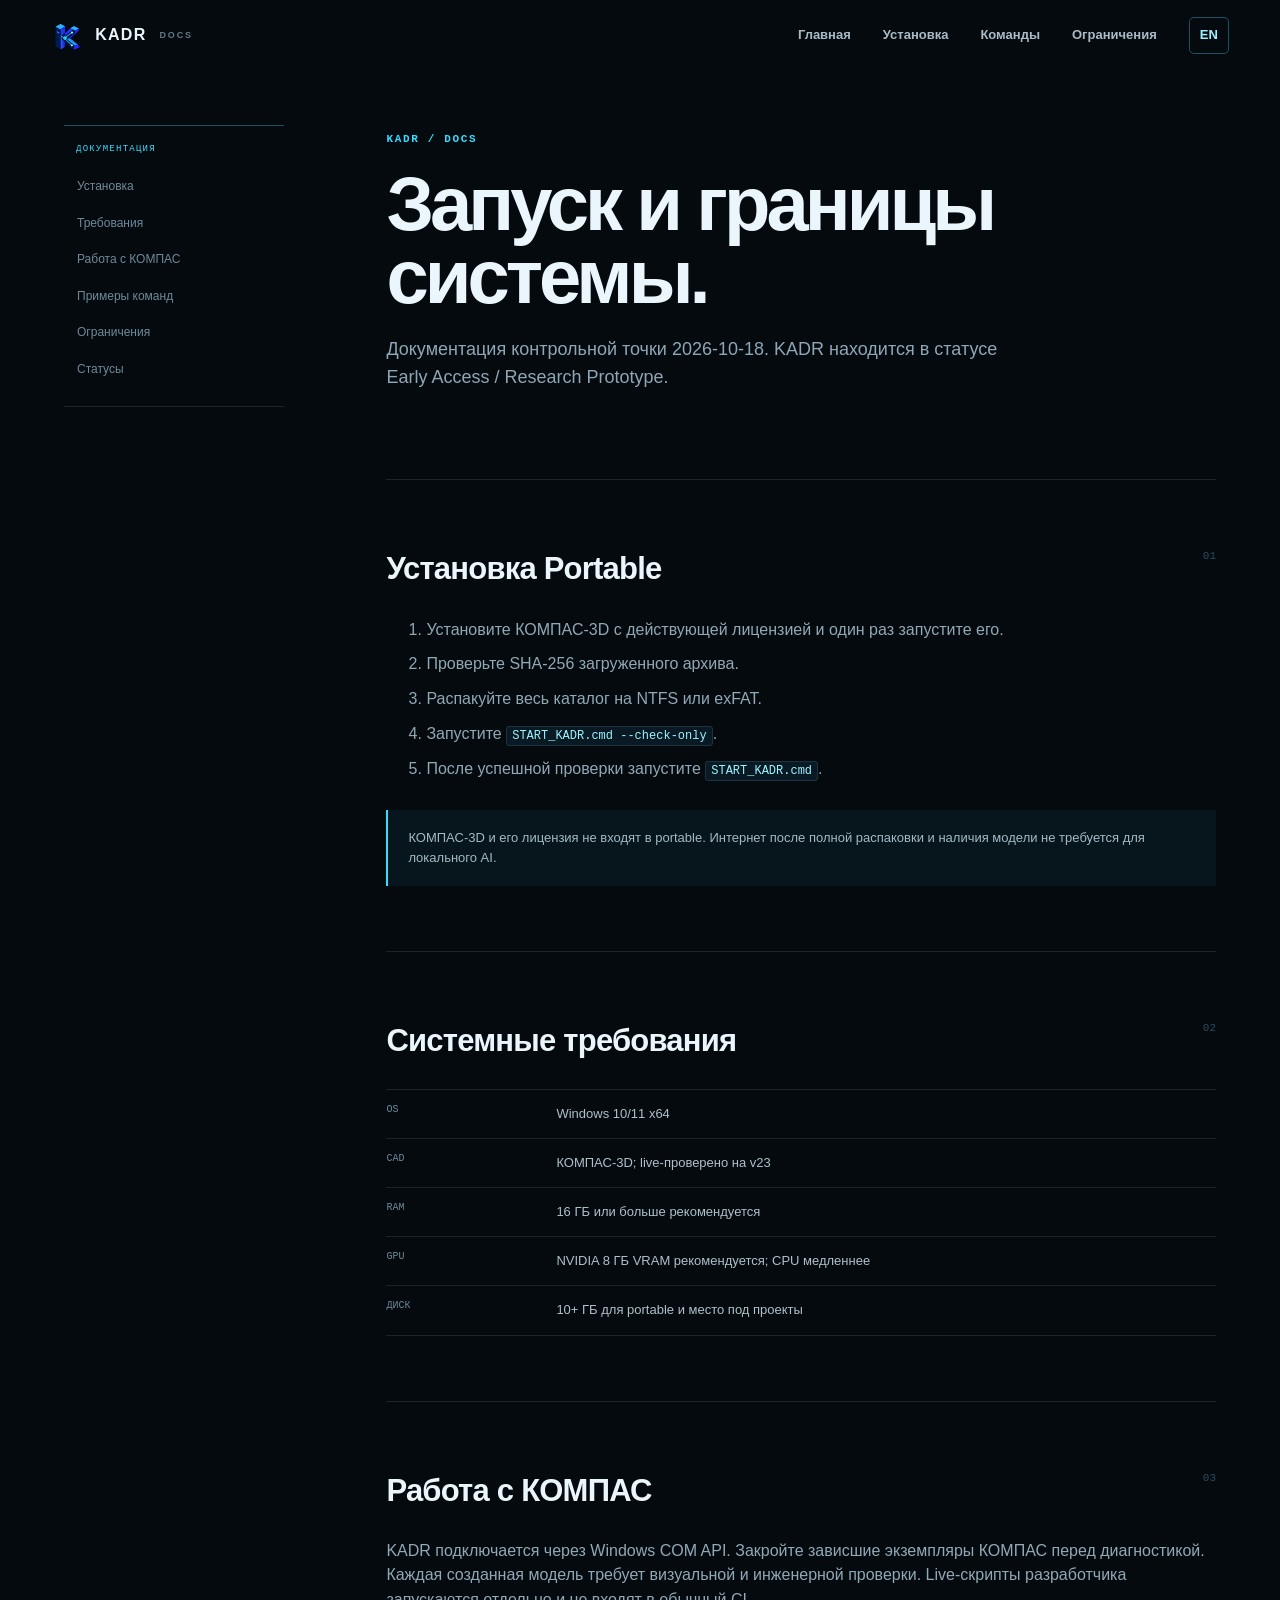
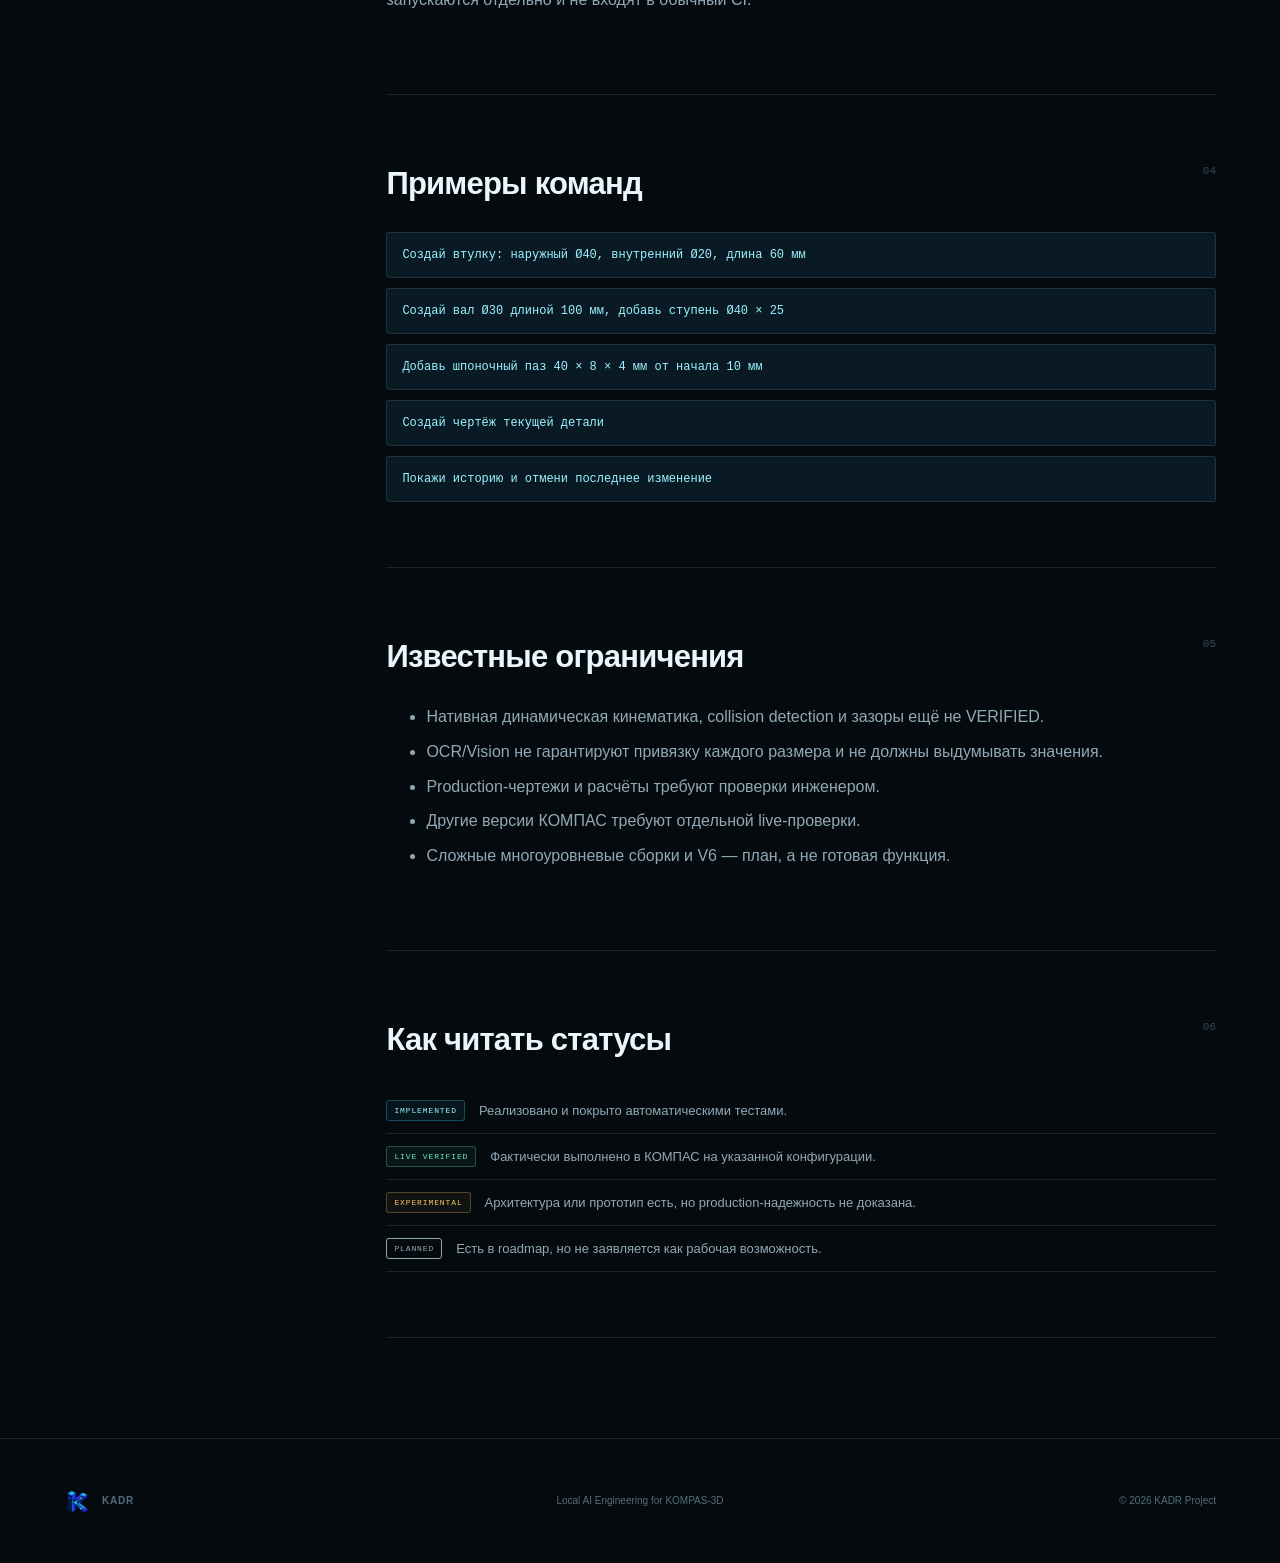
<file: website/docs.html>
<!doctype html>
<html lang="ru">
<head>
  <meta charset="utf-8"><meta name="viewport" content="width=device-width,initial-scale=1">
  <meta name="description" content="Документация KADR: установка, требования, команды и ограничения.">
  <meta name="theme-color" content="#071019"><title>Документация — KADR</title>
  <link rel="icon" href="assets/kadr-icon-64.png"><link rel="stylesheet" href="styles.css">
</head>
<body>
  <header class="site-header scrolled" data-header><a class="brand" href="index.html"><img src="assets/kadr-icon-64.png" alt="" width="34" height="34"><span>KADR</span><small>DOCS</small></a><button class="menu-button" type="button" aria-label="Открыть меню" aria-expanded="false" data-menu-button><span></span><span></span></button><nav class="nav" data-nav><a href="index.html">Главная</a><a href="#install">Установка</a><a href="#commands">Команды</a><a href="#limitations">Ограничения</a><a class="lang" href="en/docs.html" lang="en">EN</a></nav></header>
  <main class="docs-page" id="main">
    <aside class="docs-sidebar"><span>Документация</span><a href="#install">Установка</a><a href="#requirements">Требования</a><a href="#kompas">Работа с КОМПАС</a><a href="#commands">Примеры команд</a><a href="#limitations">Ограничения</a><a href="#status">Статусы</a></aside>
    <article class="docs-content">
      <div class="docs-hero"><span class="kicker">KADR / DOCS</span><h1>Запуск и границы системы.</h1><p>Документация контрольной точки 2026-10-18. KADR находится в статусе Early Access / Research Prototype.</p></div>
      <section id="install"><span class="doc-index">01</span><h2>Установка Portable</h2><ol><li>Установите КОМПАС-3D с действующей лицензией и один раз запустите его.</li><li>Проверьте SHA-256 загруженного архива.</li><li>Распакуйте весь каталог на NTFS или exFAT.</li><li>Запустите <code>START_KADR.cmd --check-only</code>.</li><li>После успешной проверки запустите <code>START_KADR.cmd</code>.</li></ol><div class="callout">КОМПАС-3D и его лицензия не входят в portable. Интернет после полной распаковки и наличия модели не требуется для локального AI.</div></section>
      <section id="requirements"><span class="doc-index">02</span><h2>Системные требования</h2><div class="spec-table"><div><b>OS</b><span>Windows 10/11 x64</span></div><div><b>CAD</b><span>КОМПАС-3D; live-проверено на v23</span></div><div><b>RAM</b><span>16 ГБ или больше рекомендуется</span></div><div><b>GPU</b><span>NVIDIA 8 ГБ VRAM рекомендуется; CPU медленнее</span></div><div><b>Диск</b><span>10+ ГБ для portable и место под проекты</span></div></div></section>
      <section id="kompas"><span class="doc-index">03</span><h2>Работа с КОМПАС</h2><p>KADR подключается через Windows COM API. Закройте зависшие экземпляры КОМПАС перед диагностикой. Каждая созданная модель требует визуальной и инженерной проверки. Live-скрипты разработчика запускаются отдельно и не входят в обычный CI.</p></section>
      <section id="commands"><span class="doc-index">04</span><h2>Примеры команд</h2><div class="command-list"><code>Создай втулку: наружный Ø40, внутренний Ø20, длина 60 мм</code><code>Создай вал Ø30 длиной 100 мм, добавь ступень Ø40 × 25</code><code>Добавь шпоночный паз 40 × 8 × 4 мм от начала 10 мм</code><code>Создай чертёж текущей детали</code><code>Покажи историю и отмени последнее изменение</code></div></section>
      <section id="limitations"><span class="doc-index">05</span><h2>Известные ограничения</h2><ul><li>Нативная динамическая кинематика, collision detection и зазоры ещё не VERIFIED.</li><li>OCR/Vision не гарантируют привязку каждого размера и не должны выдумывать значения.</li><li>Production-чертежи и расчёты требуют проверки инженером.</li><li>Другие версии КОМПАС требуют отдельной live-проверки.</li><li>Сложные многоуровневые сборки и V6 — план, а не готовая функция.</li></ul></section>
      <section id="status"><span class="doc-index">06</span><h2>Как читать статусы</h2><div class="status-legend"><p><span class="status implemented">IMPLEMENTED</span> Реализовано и покрыто автоматическими тестами.</p><p><span class="status verified">LIVE VERIFIED</span> Фактически выполнено в КОМПАС на указанной конфигурации.</p><p><span class="status experimental">EXPERIMENTAL</span> Архитектура или прототип есть, но production-надежность не доказана.</p><p><span class="status">PLANNED</span> Есть в roadmap, но не заявляется как рабочая возможность.</p></div></section>
    </article>
  </main>
  <footer><a class="brand" href="index.html"><img src="assets/kadr-icon-64.png" alt="" width="28" height="28"><span>KADR</span></a><p>Local AI Engineering for KOMPAS-3D</p><p>© <span data-year>2026</span> KADR Project</p></footer><script src="app.js" defer></script>
</body></html>
</file>
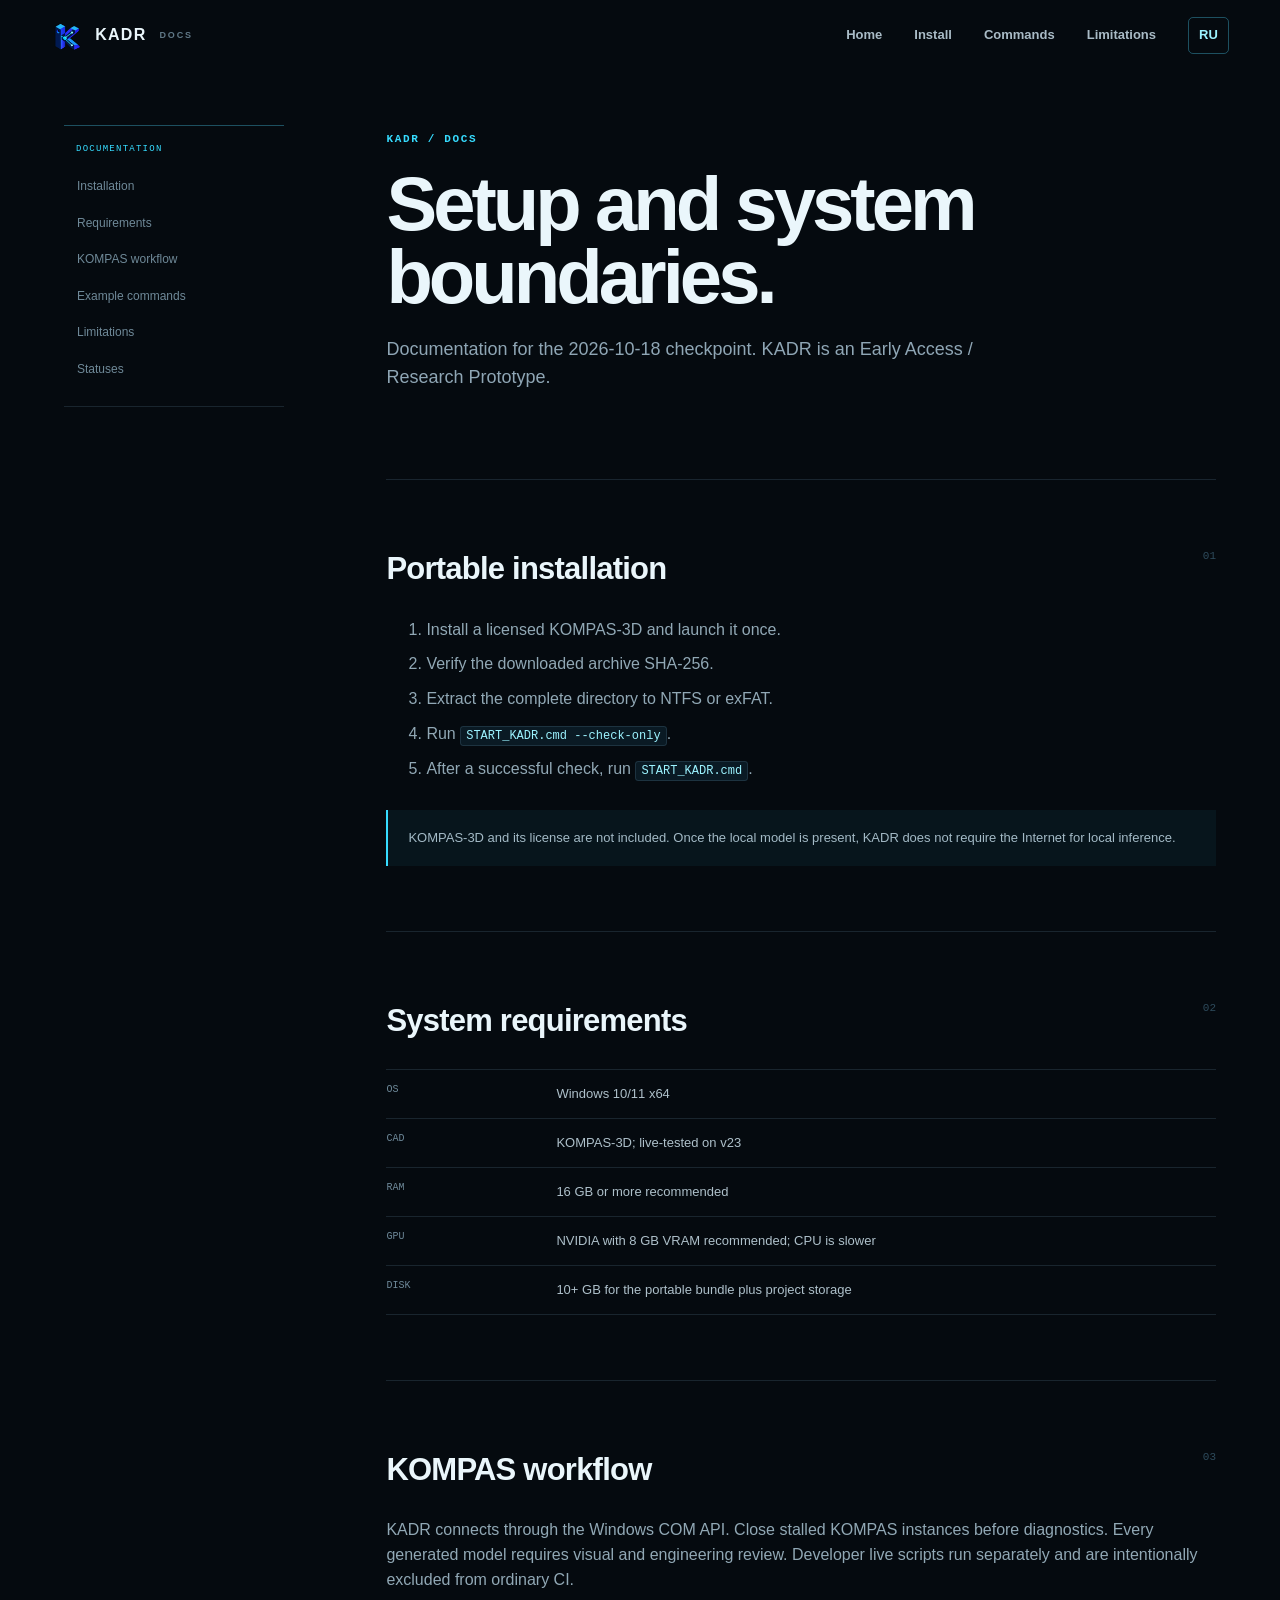
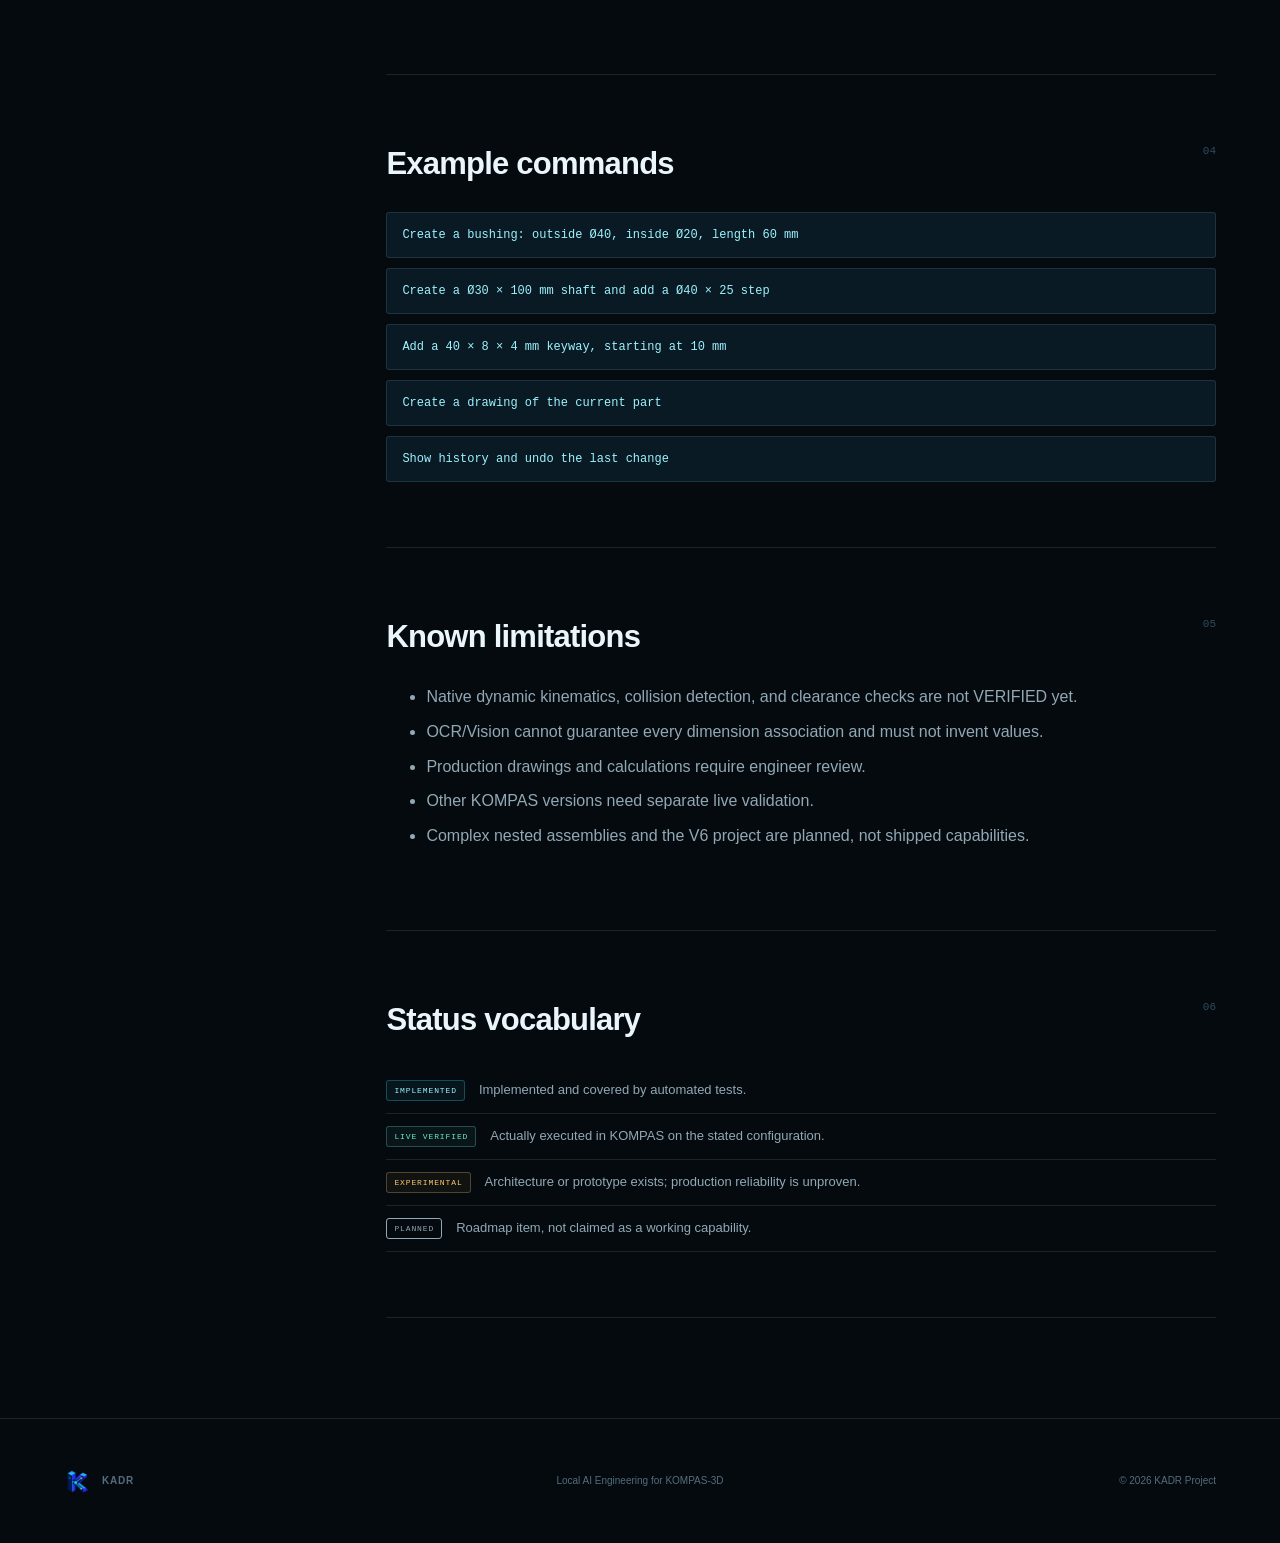
<file: website/en/docs.html>
<!doctype html>
<html lang="en">
<head><meta charset="utf-8"><meta name="viewport" content="width=device-width,initial-scale=1"><meta name="description" content="KADR documentation: installation, requirements, commands and limitations."><meta name="theme-color" content="#071019"><title>Documentation — KADR</title><link rel="icon" href="../assets/kadr-icon-64.png"><link rel="stylesheet" href="../styles.css"></head>
<body>
  <header class="site-header scrolled" data-header><a class="brand" href="index.html"><img src="../assets/kadr-icon-64.png" alt="" width="34" height="34"><span>KADR</span><small>DOCS</small></a><button class="menu-button" type="button" aria-label="Open menu" aria-expanded="false" data-menu-button><span></span><span></span></button><nav class="nav" data-nav><a href="index.html">Home</a><a href="#install">Install</a><a href="#commands">Commands</a><a href="#limitations">Limitations</a><a class="lang" href="../docs.html" lang="ru">RU</a></nav></header>
  <main class="docs-page" id="main">
    <aside class="docs-sidebar"><span>Documentation</span><a href="#install">Installation</a><a href="#requirements">Requirements</a><a href="#kompas">KOMPAS workflow</a><a href="#commands">Example commands</a><a href="#limitations">Limitations</a><a href="#status">Statuses</a></aside>
    <article class="docs-content">
      <div class="docs-hero"><span class="kicker">KADR / DOCS</span><h1>Setup and system boundaries.</h1><p>Documentation for the 2026-10-18 checkpoint. KADR is an Early Access / Research Prototype.</p></div>
      <section id="install"><span class="doc-index">01</span><h2>Portable installation</h2><ol><li>Install a licensed KOMPAS-3D and launch it once.</li><li>Verify the downloaded archive SHA-256.</li><li>Extract the complete directory to NTFS or exFAT.</li><li>Run <code>START_KADR.cmd --check-only</code>.</li><li>After a successful check, run <code>START_KADR.cmd</code>.</li></ol><div class="callout">KOMPAS-3D and its license are not included. Once the local model is present, KADR does not require the Internet for local inference.</div></section>
      <section id="requirements"><span class="doc-index">02</span><h2>System requirements</h2><div class="spec-table"><div><b>OS</b><span>Windows 10/11 x64</span></div><div><b>CAD</b><span>KOMPAS-3D; live-tested on v23</span></div><div><b>RAM</b><span>16 GB or more recommended</span></div><div><b>GPU</b><span>NVIDIA with 8 GB VRAM recommended; CPU is slower</span></div><div><b>Disk</b><span>10+ GB for the portable bundle plus project storage</span></div></div></section>
      <section id="kompas"><span class="doc-index">03</span><h2>KOMPAS workflow</h2><p>KADR connects through the Windows COM API. Close stalled KOMPAS instances before diagnostics. Every generated model requires visual and engineering review. Developer live scripts run separately and are intentionally excluded from ordinary CI.</p></section>
      <section id="commands"><span class="doc-index">04</span><h2>Example commands</h2><div class="command-list"><code>Create a bushing: outside Ø40, inside Ø20, length 60 mm</code><code>Create a Ø30 × 100 mm shaft and add a Ø40 × 25 step</code><code>Add a 40 × 8 × 4 mm keyway, starting at 10 mm</code><code>Create a drawing of the current part</code><code>Show history and undo the last change</code></div></section>
      <section id="limitations"><span class="doc-index">05</span><h2>Known limitations</h2><ul><li>Native dynamic kinematics, collision detection, and clearance checks are not VERIFIED yet.</li><li>OCR/Vision cannot guarantee every dimension association and must not invent values.</li><li>Production drawings and calculations require engineer review.</li><li>Other KOMPAS versions need separate live validation.</li><li>Complex nested assemblies and the V6 project are planned, not shipped capabilities.</li></ul></section>
      <section id="status"><span class="doc-index">06</span><h2>Status vocabulary</h2><div class="status-legend"><p><span class="status implemented">IMPLEMENTED</span> Implemented and covered by automated tests.</p><p><span class="status verified">LIVE VERIFIED</span> Actually executed in KOMPAS on the stated configuration.</p><p><span class="status experimental">EXPERIMENTAL</span> Architecture or prototype exists; production reliability is unproven.</p><p><span class="status">PLANNED</span> Roadmap item, not claimed as a working capability.</p></div></section>
    </article>
  </main>
  <footer><a class="brand" href="index.html"><img src="../assets/kadr-icon-64.png" alt="" width="28" height="28"><span>KADR</span></a><p>Local AI Engineering for KOMPAS-3D</p><p>© <span data-year>2026</span> KADR Project</p></footer><script src="../app.js" defer></script>
</body></html>
</file>
<file: website/styles.css>
:root {
  --bg: #050a0f;
  --bg-soft: #08121b;
  --panel: #0b1721;
  --panel-2: #0f1f2b;
  --line: rgba(132, 182, 210, .16);
  --line-strong: rgba(76, 218, 255, .34);
  --text: #eaf6fb;
  --muted: #8fa6b5;
  --cyan: #36dcff;
  --cyan-soft: #9cf3ff;
  --blue: #287bff;
  --green: #65edc3;
  --amber: #ffc76a;
  --max: 1440px;
  color-scheme: dark;
  font-family: Inter, "Segoe UI", Arial, sans-serif;
}

* { box-sizing: border-box; }
html { scroll-behavior: smooth; }
body { margin: 0; color: var(--text); background: var(--bg); font-size: 16px; line-height: 1.55; overflow-x: hidden; }
a { color: inherit; text-decoration: none; }
img { max-width: 100%; display: block; }
button { font: inherit; }
.skip-link { position: fixed; left: 16px; top: -80px; z-index: 100; padding: 10px 14px; color: #001018; background: var(--cyan); border-radius: 6px; }
.skip-link:focus { top: 16px; }

.site-header { position: fixed; inset: 0 0 auto; z-index: 50; height: 72px; padding: 0 clamp(22px, 4vw, 72px); display: flex; align-items: center; justify-content: space-between; border-bottom: 1px solid transparent; transition: .25s ease; }
.site-header.scrolled { background: rgba(5, 10, 15, .83); backdrop-filter: blur(18px); border-color: var(--line); }
.brand { display: inline-flex; align-items: center; gap: 10px; font-weight: 800; letter-spacing: .08em; }
.brand img { object-fit: contain; }
.brand small { margin-left: 3px; color: #607887; font-size: 9px; letter-spacing: .2em; }
.nav { display: flex; align-items: center; gap: clamp(18px, 2.5vw, 40px); color: #a9bbc6; font-size: 13px; font-weight: 600; }
.nav a { transition: color .2s ease; }
.nav a:hover, .nav a:focus-visible { color: var(--cyan); }
.nav .lang { padding: 7px 10px; border: 1px solid var(--line-strong); border-radius: 5px; color: var(--cyan-soft); }
.menu-button { display: none; width: 40px; height: 40px; border: 1px solid var(--line); background: var(--panel); border-radius: 7px; }
.menu-button span { display: block; width: 18px; height: 1px; margin: 5px auto; background: var(--text); }

.hero { min-height: 850px; position: relative; isolation: isolate; padding: 150px max(5vw, calc((100vw - var(--max)) / 2)) 85px; display: grid; grid-template-columns: minmax(390px, .82fr) minmax(620px, 1.35fr); gap: clamp(42px, 6vw, 100px); align-items: center; overflow: hidden; }
.hero::before { content: ""; position: absolute; inset: -20% -10% auto auto; width: 58vw; height: 60vw; border-radius: 50%; background: radial-gradient(circle, rgba(0, 167, 255, .16), rgba(0, 0, 0, 0) 64%); z-index: -2; }
.hero-grid { position: absolute; inset: 0; opacity: .27; z-index: -3; background-image: linear-gradient(rgba(63, 128, 160, .11) 1px, transparent 1px), linear-gradient(90deg, rgba(63, 128, 160, .11) 1px, transparent 1px); background-size: 64px 64px; mask-image: linear-gradient(to bottom, #000, transparent 80%); }
.hero-grid::after { content: ""; position: absolute; inset: 0; background: linear-gradient(90deg, var(--bg) 0%, transparent 38%, transparent 70%, var(--bg) 100%); }
.eyebrow, .kicker { color: var(--cyan); font-family: Consolas, "Cascadia Mono", monospace; font-size: 11px; font-weight: 700; letter-spacing: .15em; text-transform: uppercase; }
.eyebrow { display: inline-flex; align-items: center; gap: 9px; padding: 7px 10px; border: 1px solid rgba(54, 220, 255, .23); background: rgba(8, 25, 36, .55); border-radius: 4px; }
.live-dot { width: 6px; height: 6px; border-radius: 50%; background: var(--green); box-shadow: 0 0 14px var(--green); }
h1 { max-width: 780px; margin: 28px 0 22px; font-size: clamp(50px, 5.7vw, 88px); line-height: .96; letter-spacing: -.052em; font-weight: 720; }
h1 span { color: transparent; -webkit-text-stroke: 1px rgba(155, 238, 255, .76); }
.lead { max-width: 650px; margin: 0; color: #aebfca; font-size: clamp(17px, 1.35vw, 21px); line-height: 1.65; }
.hero-actions { margin-top: 34px; display: flex; gap: 12px; flex-wrap: wrap; }
.button { min-width: 150px; height: 48px; padding: 0 18px; display: inline-flex; align-items: center; justify-content: space-between; gap: 22px; border-radius: 5px; border: 1px solid var(--line-strong); font-size: 13px; font-weight: 700; letter-spacing: .04em; }
.button.primary { color: #001219; background: var(--cyan); border-color: var(--cyan); box-shadow: 0 0 28px rgba(54, 220, 255, .14); }
.button.secondary { background: rgba(12, 27, 38, .7); }
.button:hover { transform: translateY(-2px); }
.button-note { max-width: 450px; margin: 12px 0 0; color: #5e7787; font-size: 11px; }
.hero-metrics { margin-top: 50px; display: grid; grid-template-columns: repeat(3, 1fr); border-top: 1px solid var(--line); }
.hero-metrics div { padding: 20px 16px 0 0; display: flex; flex-direction: column; }
.hero-metrics strong { color: var(--cyan-soft); font-family: Consolas, monospace; font-size: 20px; }
.hero-metrics span { color: #6e8594; font-size: 10px; letter-spacing: .11em; text-transform: uppercase; }

.hero-visual { perspective: 1600px; }
.app-shell { width: 100%; min-width: 820px; overflow: hidden; background: rgba(7, 17, 26, .93); border: 1px solid rgba(80, 198, 236, .3); border-radius: 10px; box-shadow: -30px 50px 90px rgba(0, 0, 0, .47), 0 0 60px rgba(24, 169, 238, .07); transform: rotateY(-6deg) rotateX(2deg); transform-origin: center; }
.app-topbar { height: 42px; padding: 0 14px; display: flex; align-items: center; gap: 7px; border-bottom: 1px solid var(--line); color: #65808f; font: 10px Consolas, monospace; }
.app-topbar > span { width: 7px; height: 7px; border-radius: 50%; background: #233947; }.app-topbar > span:nth-child(1){background:#ff6b75}.app-topbar > span:nth-child(2){background:#ffc45c}.app-topbar > span:nth-child(3){background:#4de0b5}
.app-topbar b { margin-left: 12px; color: #9eb2bd; font-weight: 500; }.app-topbar em { margin-left: auto; color: var(--green); font-style: normal; letter-spacing: .12em; }
.app-body { height: 470px; display: grid; grid-template-columns: 145px minmax(380px, 1fr) 205px; }
.model-tree, .ai-panel { padding: 20px 13px; background: rgba(6, 13, 20, .65); font-size: 10px; color: #718998; }
.model-tree { border-right: 1px solid var(--line); }.ai-panel { border-left: 1px solid var(--line); }
.model-tree small, .ai-panel small { display: block; margin-bottom: 20px; font: 9px Consolas, monospace; letter-spacing: .13em; color: #546d7c; }
.tree-item { margin: 2px 0; padding: 8px 8px; border-radius: 3px; white-space: nowrap; }.tree-item.indent { padding-left: 22px; }.tree-item.active { color: var(--cyan); background: rgba(54, 220, 255, .07); }
.viewport { position: relative; overflow: hidden; background: radial-gradient(circle at 58% 40%, #10283a, #07121a 68%); }
.viewport::after { content: ""; position: absolute; inset: 0; background: linear-gradient(135deg, transparent 40%, rgba(54, 220, 255, .025)); pointer-events: none; }
.viewport svg { width: 100%; height: 100%; }.cad-grid path { stroke: #234055; stroke-width: 1; opacity: .45; fill: none; }.rod { stroke: #2cbde8; stroke-width: 18; stroke-linecap: round; }.crank { stroke: #2c9ad4; stroke-width: 22; stroke-linecap: round; }
.axis { position: absolute; left: 18px; bottom: 18px; display: flex; gap: 5px; }.axis i { width: 22px; height: 22px; border-radius: 50%; display: grid; place-items: center; background: #102737; color: var(--cyan); font: 9px Consolas, monospace; }
.viewport-label { position: absolute; right: 18px; top: 18px; padding: 9px 12px; background: rgba(3, 12, 19, .7); border: 1px solid var(--line); border-radius: 4px; display: flex; flex-direction: column; }.viewport-label span { color: #587484; font: 8px Consolas, monospace; letter-spacing: .12em; }.viewport-label strong { color: var(--cyan-soft); font: 18px Consolas, monospace; }
.ai-bubble { padding: 10px; margin-bottom: 18px; border-left: 2px solid var(--cyan); color: #b6c6cf; background: #0d1e29; line-height: 1.45; }.plan-line { display: flex; align-items: center; gap: 7px; padding: 9px 0; border-bottom: 1px solid rgba(128, 176, 200, .09); }.plan-line i { width: 16px; height: 16px; display: grid; place-items: center; border-radius: 50%; font-style: normal; }.plan-line.ok i { color: var(--green); border: 1px solid rgba(101, 237, 195, .3); }.plan-line.warn i { color: var(--amber); border: 1px solid rgba(255, 199, 106, .3); }.ai-panel button { width: 100%; margin-top: 28px; padding: 10px; color: #06141b; background: var(--cyan); border: 0; border-radius: 3px; font-size: 9px; font-weight: 800; }
.app-status { height: 32px; padding: 0 14px; display: flex; align-items: center; gap: 24px; border-top: 1px solid var(--line); color: #557181; font: 9px Consolas, monospace; }.app-status span:first-child { margin-right: auto; color: #85a4b4; }.app-status i { display: inline-block; width: 5px; height: 5px; margin-right: 5px; background: var(--green); border-radius: 50%; box-shadow: 0 0 7px var(--green); }

.signal-strip { min-height: 74px; padding: 0 max(5vw, calc((100vw - var(--max)) / 2)); display: flex; align-items: center; justify-content: space-between; gap: 30px; border-block: 1px solid var(--line); color: #405c6d; font: 10px Consolas, monospace; letter-spacing: .2em; overflow: hidden; }
.signal-strip span::before { content: "+"; margin-right: 12px; color: var(--cyan); }
.section { max-width: var(--max); margin: 0 auto; padding: 130px 5vw; }
.section-heading { margin-bottom: 56px; display: grid; grid-template-columns: 1.3fr .7fr; gap: 60px; align-items: end; }
.section-heading h2, .publication h2 { margin: 15px 0 0; font-size: clamp(36px, 4.4vw, 64px); line-height: 1.04; letter-spacing: -.04em; }
.section-heading p { max-width: 480px; margin: 0; color: var(--muted); }
.capability-grid { display: grid; grid-template-columns: repeat(4, 1fr); border-top: 1px solid var(--line); border-left: 1px solid var(--line); }
.capability { min-height: 270px; position: relative; padding: 28px 26px; border-right: 1px solid var(--line); border-bottom: 1px solid var(--line); background: linear-gradient(150deg, rgba(14, 32, 44, .57), rgba(6, 14, 21, .6)); transition: .25s ease; }
.capability:hover { z-index: 2; border-color: var(--line-strong); background: #0b1a25; transform: translateY(-3px); box-shadow: 0 18px 40px rgba(0, 0, 0, .23); }
.capability.feature { grid-column: span 2; }
.capability > b { position: absolute; right: 22px; top: 24px; color: #294352; font: 11px Consolas, monospace; }
.capability h3 { margin: 50px 0 10px; font-size: 20px; }.capability p { max-width: 390px; margin: 0; color: #829ba9; font-size: 13px; }.capability.feature p { font-size: 15px; }
.status { display: inline-flex; align-items: center; min-height: 21px; padding: 0 7px; border: 1px solid; border-radius: 3px; font: 8px Consolas, monospace; letter-spacing: .11em; }.status.implemented { color: var(--cyan-soft); border-color: rgba(54, 220, 255, .28); background: rgba(54, 220, 255, .06); }.status.verified { color: var(--green); border-color: rgba(101, 237, 195, .28); background: rgba(101, 237, 195, .05); }.status.experimental { color: var(--amber); border-color: rgba(255, 199, 106, .28); background: rgba(255, 199, 106, .05); }
.mini-command { max-width: 430px; margin-top: 25px; padding: 11px 13px; display: flex; align-items: center; justify-content: space-between; gap: 15px; color: #8fb3c5; background: #061019; border: 1px solid rgba(84, 164, 200, .16); font: 10px Consolas, monospace; }.mini-command i { color: var(--cyan); font-style: normal; }

.demos { max-width: none; padding-inline: max(5vw, calc((100vw - var(--max)) / 2)); background: #071018; border-block: 1px solid var(--line); }
.demo-grid { display: grid; grid-template-columns: 1.25fr .75fr; gap: 18px; }.demo-card { margin: 0; overflow: hidden; border: 1px solid var(--line); border-radius: 7px; background: #091721; }.demo-card.wide { grid-row: span 2; }.image-frame { height: 485px; overflow: hidden; background: #03090e; }.image-frame img { width: 100%; height: 100%; object-fit: cover; object-position: center; filter: saturate(.77) contrast(1.04); transition: transform .7s ease, filter .5s ease; }.image-frame img.focus-assembly { transform: scale(1.15); transform-origin: 60% 45%; }.image-frame.contain { height: 220px; }.image-frame.contain img { object-fit: cover; object-position: left center; }.demo-card:hover img { transform: scale(1.015); filter: saturate(.95) contrast(1.03); }.demo-card:hover img.focus-assembly { transform: scale(1.18); }
.demo-card figcaption { padding: 22px; display: flex; justify-content: space-between; gap: 24px; align-items: end; }.demo-card h3 { margin: 8px 0 0; font-size: 20px; }.demo-card figcaption p { max-width: 300px; margin: 0; color: var(--muted); font-size: 12px; text-align: right; }
.data-card { padding: 24px; }.data-top { display: flex; justify-content: space-between; color: #546e7e; font: 9px Consolas, monospace; }.big-number { display: block; margin-top: 23px; font: 58px/1 Consolas, monospace; letter-spacing: -.08em; color: var(--text); }.big-number span { color: var(--cyan); font-size: 25px; letter-spacing: -.04em; }.data-card > p { margin: 5px 0 20px; color: var(--muted); font-size: 11px; text-transform: uppercase; letter-spacing: .1em; }.bar { height: 3px; margin-bottom: 20px; background: #152c3b; }.bar i { display: block; width: 100%; height: 100%; background: linear-gradient(90deg, var(--blue), var(--cyan)); box-shadow: 0 0 12px rgba(54, 220, 255, .5); }.data-card ul { margin: 0; padding: 0; display: grid; grid-template-columns: repeat(3, 1fr); list-style: none; border-top: 1px solid var(--line); }.data-card li { padding-top: 16px; color: #698392; font-size: 9px; }.data-card li b { display: block; color: #b8d0dc; font-size: 15px; }
.truth-banner { margin-top: 18px; padding: 25px 28px; display: grid; grid-template-columns: .7fr 1.3fr; gap: 40px; border: 1px solid rgba(54, 220, 255, .18); background: linear-gradient(90deg, rgba(17, 68, 88, .3), rgba(5, 13, 20, .6)); }.truth-banner strong { color: var(--cyan-soft); }.truth-banner span { color: var(--muted); font-size: 13px; }

.docs-layout { display: grid; grid-template-columns: 1.06fr .94fr; gap: 28px; }.terminal { min-height: 390px; overflow: hidden; border: 1px solid var(--line); border-radius: 7px; background: #050d13; box-shadow: 0 20px 50px rgba(0, 0, 0, .18); }.terminal-bar { height: 44px; padding: 0 16px; display: flex; align-items: center; gap: 7px; border-bottom: 1px solid var(--line); }.terminal-bar i { width: 7px; height: 7px; border-radius: 50%; background: #2d4553; }.terminal-bar i:first-child { background: #ff6c79; }.terminal-bar i:nth-child(2) { background: #ffc761; }.terminal-bar i:nth-child(3) { background: var(--green); }.terminal-bar span { margin-left: 10px; color: #527080; font: 9px Consolas, monospace; }.terminal pre { margin: 0; padding: 38px; color: #a9ddea; font: 13px/1.9 Consolas, "Cascadia Mono", monospace; white-space: pre-wrap; }.terminal .muted { color: #466172; }
.doc-links { display: flex; flex-direction: column; border-top: 1px solid var(--line); }.doc-links a { min-height: 90px; padding: 16px 20px; display: grid; grid-template-columns: 38px 1fr 25px; align-items: center; gap: 14px; border: 1px solid var(--line); border-top: 0; transition: .2s ease; }.doc-links a:hover { background: #0b1a24; border-color: var(--line-strong); }.doc-links > a > span { color: #406173; font: 10px Consolas, monospace; }.doc-links strong { display: block; font-size: 14px; }.doc-links small { color: #698392; }.doc-links b { color: var(--cyan); font-weight: 400; }

.roadmap-section { padding-bottom: 80px; }.roadmap { margin: 0; padding: 0; display: grid; grid-template-columns: repeat(7, 1fr); list-style: none; border-top: 1px solid var(--line); }.roadmap li { min-height: 245px; position: relative; padding: 25px 18px; border-right: 1px solid var(--line); }.roadmap li:first-child { border-left: 1px solid var(--line); }.roadmap li::before { content: ""; position: absolute; left: 0; top: -2px; width: 0; height: 3px; background: var(--cyan); transition: width .35s ease; }.roadmap li:hover::before, .roadmap li.done::before { width: 100%; }.roadmap li.next { background: linear-gradient(to bottom, rgba(54, 220, 255, .065), transparent); }.roadmap li > span { color: #416071; font: 10px Consolas, monospace; }.roadmap li small { display: block; margin-top: 46px; color: #537181; font: 8px Consolas, monospace; letter-spacing: .1em; }.roadmap li.done small { color: var(--green); }.roadmap li.next small { color: var(--cyan); }.roadmap h3 { margin: 9px 0; font-size: 15px; line-height: 1.3; }.roadmap p { margin: 0; color: #708996; font-size: 11px; }

.publication { padding-top: 70px; }.publication-card { position: relative; overflow: hidden; padding: clamp(35px, 5vw, 72px); display: grid; grid-template-columns: 1.2fr .8fr; gap: 60px; align-items: center; border: 1px solid var(--line-strong); border-radius: 8px; background: linear-gradient(120deg, #0d2635, #071018 65%); }.publication-card::after { content: "K"; position: absolute; right: -30px; bottom: -130px; color: rgba(54, 220, 255, .035); font-size: 380px; font-weight: 900; line-height: 1; }.publication-checks { position: relative; z-index: 2; }.publication-checks p { margin: 0; padding: 11px 0; border-bottom: 1px solid var(--line); color: #86a0ae; font-size: 13px; }.publication-checks i { display: inline-grid; width: 21px; height: 21px; margin-right: 9px; place-items: center; border: 1px solid var(--line-strong); border-radius: 50%; color: var(--cyan); font-style: normal; }

footer { max-width: var(--max); min-height: 125px; margin: 0 auto; padding: 0 5vw; display: grid; grid-template-columns: 1fr auto 1fr; gap: 30px; align-items: center; color: #536d7c; font-size: 10px; border-top: 1px solid var(--line); }footer p:last-child { text-align: right; }
.reveal { opacity: 0; transform: translateY(18px); transition: opacity .7s ease, transform .7s ease; }.reveal.visible { opacity: 1; transform: none; }

.docs-page { max-width: var(--max); min-height: 100vh; margin: 0 auto; padding: 125px 5vw 100px; display: grid; grid-template-columns: 220px minmax(0, 860px); gap: clamp(50px, 8vw, 130px); }
.docs-sidebar { position: sticky; top: 105px; align-self: start; display: flex; flex-direction: column; padding: 18px 0; border-top: 1px solid var(--line-strong); border-bottom: 1px solid var(--line); }
.docs-sidebar span { padding: 0 12px 14px; color: var(--cyan); font: 9px Consolas, monospace; letter-spacing: .14em; text-transform: uppercase; }.docs-sidebar a { padding: 9px 12px; color: #6f8998; font-size: 12px; border-left: 1px solid transparent; }.docs-sidebar a:hover { color: var(--text); border-color: var(--cyan); background: rgba(54,220,255,.04); }
.docs-hero { padding-bottom: 70px; border-bottom: 1px solid var(--line); }.docs-hero h1 { max-width: 820px; margin-top: 18px; font-size: clamp(46px, 6vw, 76px); }.docs-hero p { max-width: 620px; color: var(--muted); font-size: 18px; }
.docs-content > section { position: relative; padding: 65px 0; border-bottom: 1px solid var(--line); }.docs-content section h2 { margin: 0 0 24px; font-size: 31px; letter-spacing: -.025em; }.docs-content section p, .docs-content li { color: #91a8b5; }.docs-content li { margin: 10px 0; }.docs-content code { padding: 2px 5px; color: var(--cyan-soft); background: #0a1a24; border: 1px solid var(--line); border-radius: 3px; font: 12px Consolas, monospace; }.doc-index { position: absolute; right: 0; top: 70px; color: #2e4b5c; font: 11px Consolas, monospace; }
.callout { margin-top: 28px; padding: 18px 20px; color: #a3bac6; background: rgba(54,220,255,.055); border-left: 2px solid var(--cyan); font-size: 13px; }.spec-table { border-top: 1px solid var(--line); }.spec-table div { padding: 14px 0; display: grid; grid-template-columns: 150px 1fr; gap: 20px; border-bottom: 1px solid var(--line); }.spec-table b { color: #6e8999; font: 10px Consolas, monospace; text-transform: uppercase; }.spec-table span { color: #aec0ca; font-size: 13px; }.command-list { display: grid; gap: 10px; }.command-list code { padding: 15px; display: block; }.status-legend p { padding: 12px 0; margin: 0; display: flex; align-items: center; gap: 14px; border-bottom: 1px solid var(--line); font-size: 13px; }

@media (max-width: 1180px) {
  .hero { min-height: auto; grid-template-columns: 1fr; padding-top: 135px; }.hero-copy { max-width: 780px; }.hero-visual { width: 1040px; max-width: 105%; }.app-shell { transform: none; transform-origin: left center; }.capability-grid { grid-template-columns: repeat(2, 1fr); }.roadmap { grid-template-columns: repeat(4, 1fr); }.roadmap li { border-bottom: 1px solid var(--line); }
}

@media (max-width: 780px) {
  .site-header { height: 62px; padding-inline: 18px; }.brand small { display: none; }.menu-button { display: block; }.nav { position: absolute; left: 12px; right: 12px; top: 66px; padding: 15px; display: none; flex-direction: column; align-items: stretch; gap: 0; border: 1px solid var(--line); border-radius: 7px; background: rgba(6, 14, 21, .97); backdrop-filter: blur(18px); }.nav.open { display: flex; }.nav a { padding: 12px; }.nav .lang { margin-top: 7px; text-align: center; }
  .hero { padding: 115px 20px 60px; gap: 48px; }.hero h1 { font-size: clamp(43px, 13vw, 64px); }.hero-metrics { grid-template-columns: repeat(3, minmax(0, 1fr)); }.hero-metrics strong { font-size: 16px; }.hero-visual { width: 840px; max-width: none; transform: scale(.61); transform-origin: left top; margin-bottom: -190px; }.app-shell { min-width: 820px; }
  .signal-strip { padding: 0 20px; justify-content: flex-start; }.signal-strip span:nth-child(n+3) { display: none; }.section { padding: 90px 20px; }.section-heading { grid-template-columns: 1fr; gap: 20px; margin-bottom: 38px; }.capability-grid { grid-template-columns: 1fr; }.capability.feature { grid-column: auto; }.capability { min-height: 230px; }
  .demo-grid { grid-template-columns: 1fr; }.demo-card.wide { grid-row: auto; }.image-frame { height: 300px; }.image-frame.contain { height: 210px; }.demo-card figcaption { align-items: start; flex-direction: column; }.demo-card figcaption p { text-align: left; }.truth-banner { grid-template-columns: 1fr; gap: 12px; }
  .docs-layout { grid-template-columns: 1fr; }.terminal pre { padding: 25px 18px; font-size: 11px; }.roadmap { grid-template-columns: 1fr 1fr; }.roadmap li { min-height: 210px; }.publication-card { grid-template-columns: 1fr; gap: 30px; }.publication-card h2 { font-size: 38px; }
  footer { grid-template-columns: 1fr; padding-block: 35px; gap: 12px; }footer p { margin: 0; }footer p:last-child { text-align: left; }
  .docs-page { padding: 100px 20px 70px; grid-template-columns: 1fr; }.docs-sidebar { display: none; }.docs-hero { padding-bottom: 50px; }.docs-content > section { padding: 50px 0; }.doc-index { top: 55px; }.spec-table div { grid-template-columns: 110px 1fr; }.status-legend p { align-items: flex-start; flex-direction: column; gap: 8px; }
}

@media (max-width: 440px) {
  .hero-actions { display: grid; }.button { width: 100%; }.hero-metrics span { font-size: 8px; }.hero-visual { transform: scale(.47); margin-bottom: -245px; }.data-card ul { grid-template-columns: 1fr; }.data-card li { display: flex; align-items: baseline; gap: 8px; }.data-card li b { display: inline; }.roadmap { grid-template-columns: 1fr; }.roadmap li { min-height: 175px; }.roadmap li small { margin-top: 28px; }
}

@media (prefers-reduced-motion: reduce) {
  html { scroll-behavior: auto; }*, *::before, *::after { animation: none !important; transition-duration: .01ms !important; }.reveal { opacity: 1; transform: none; }
}
</file>
